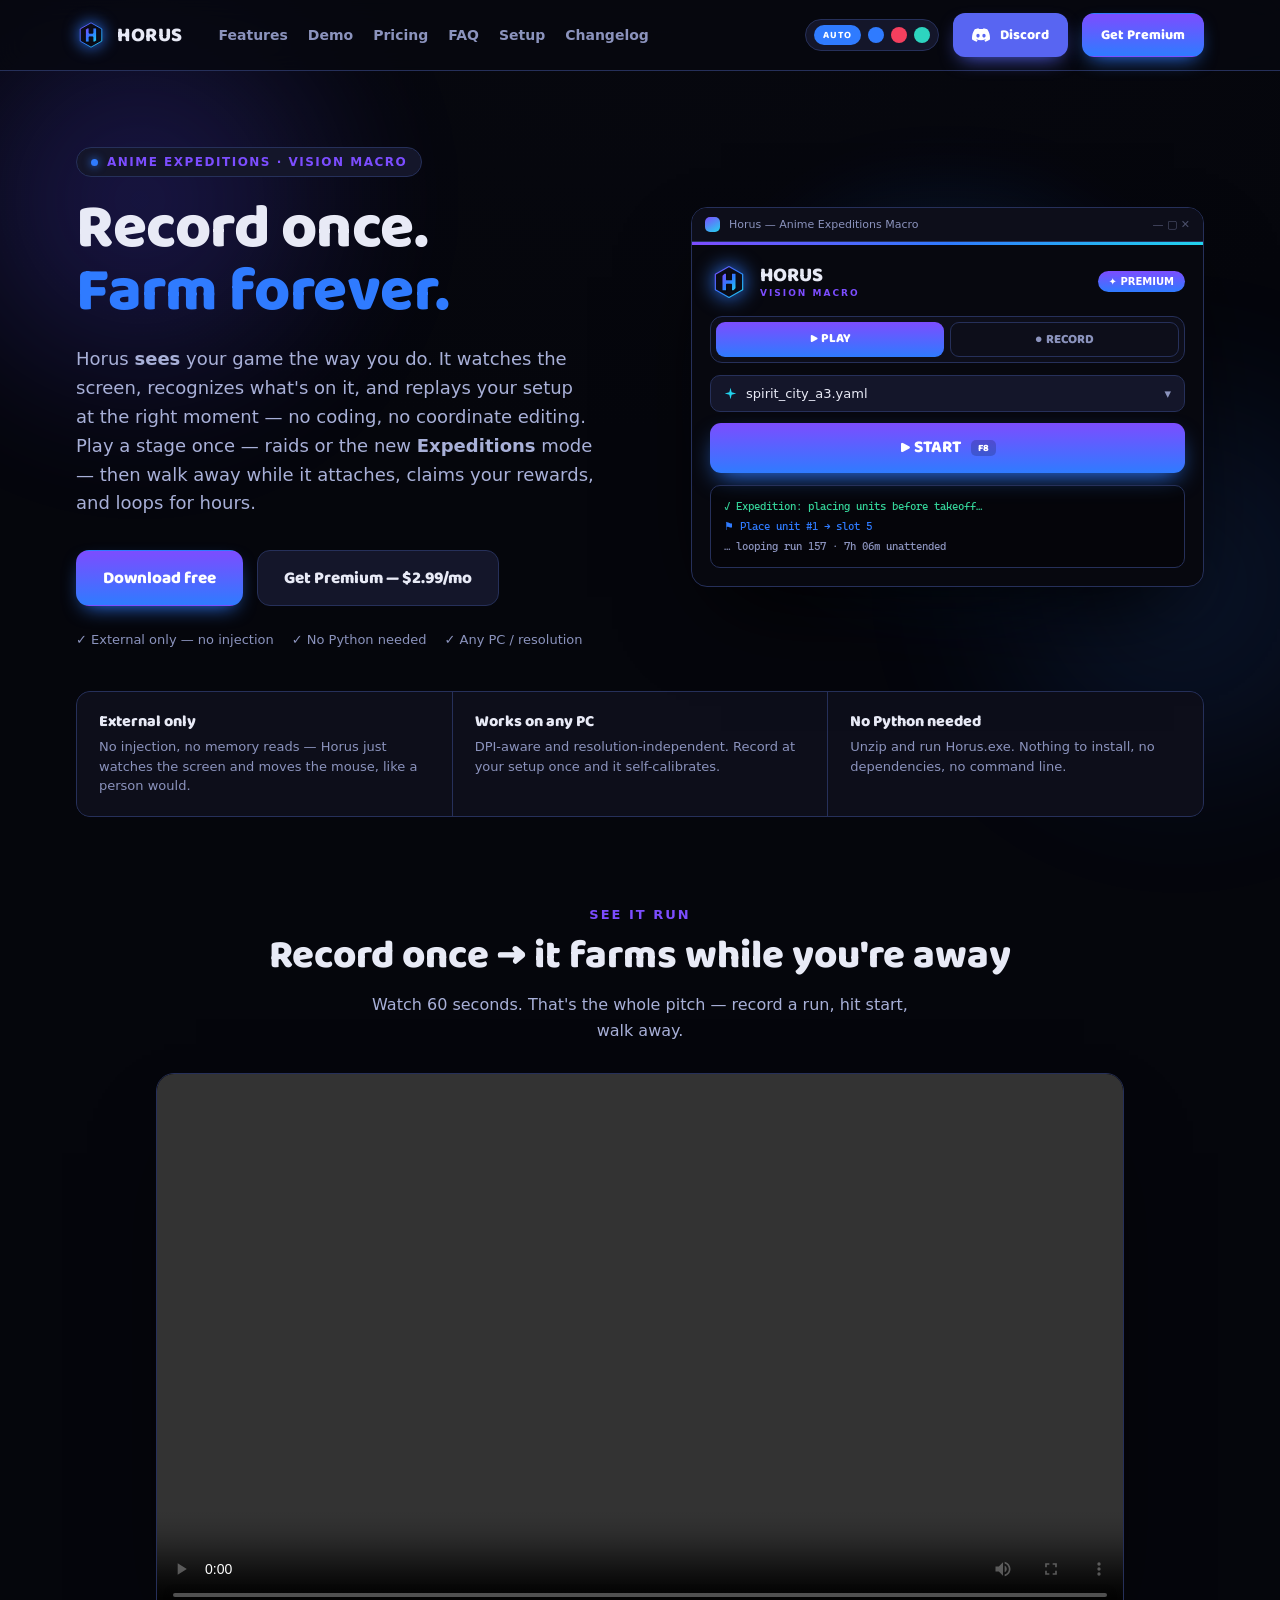
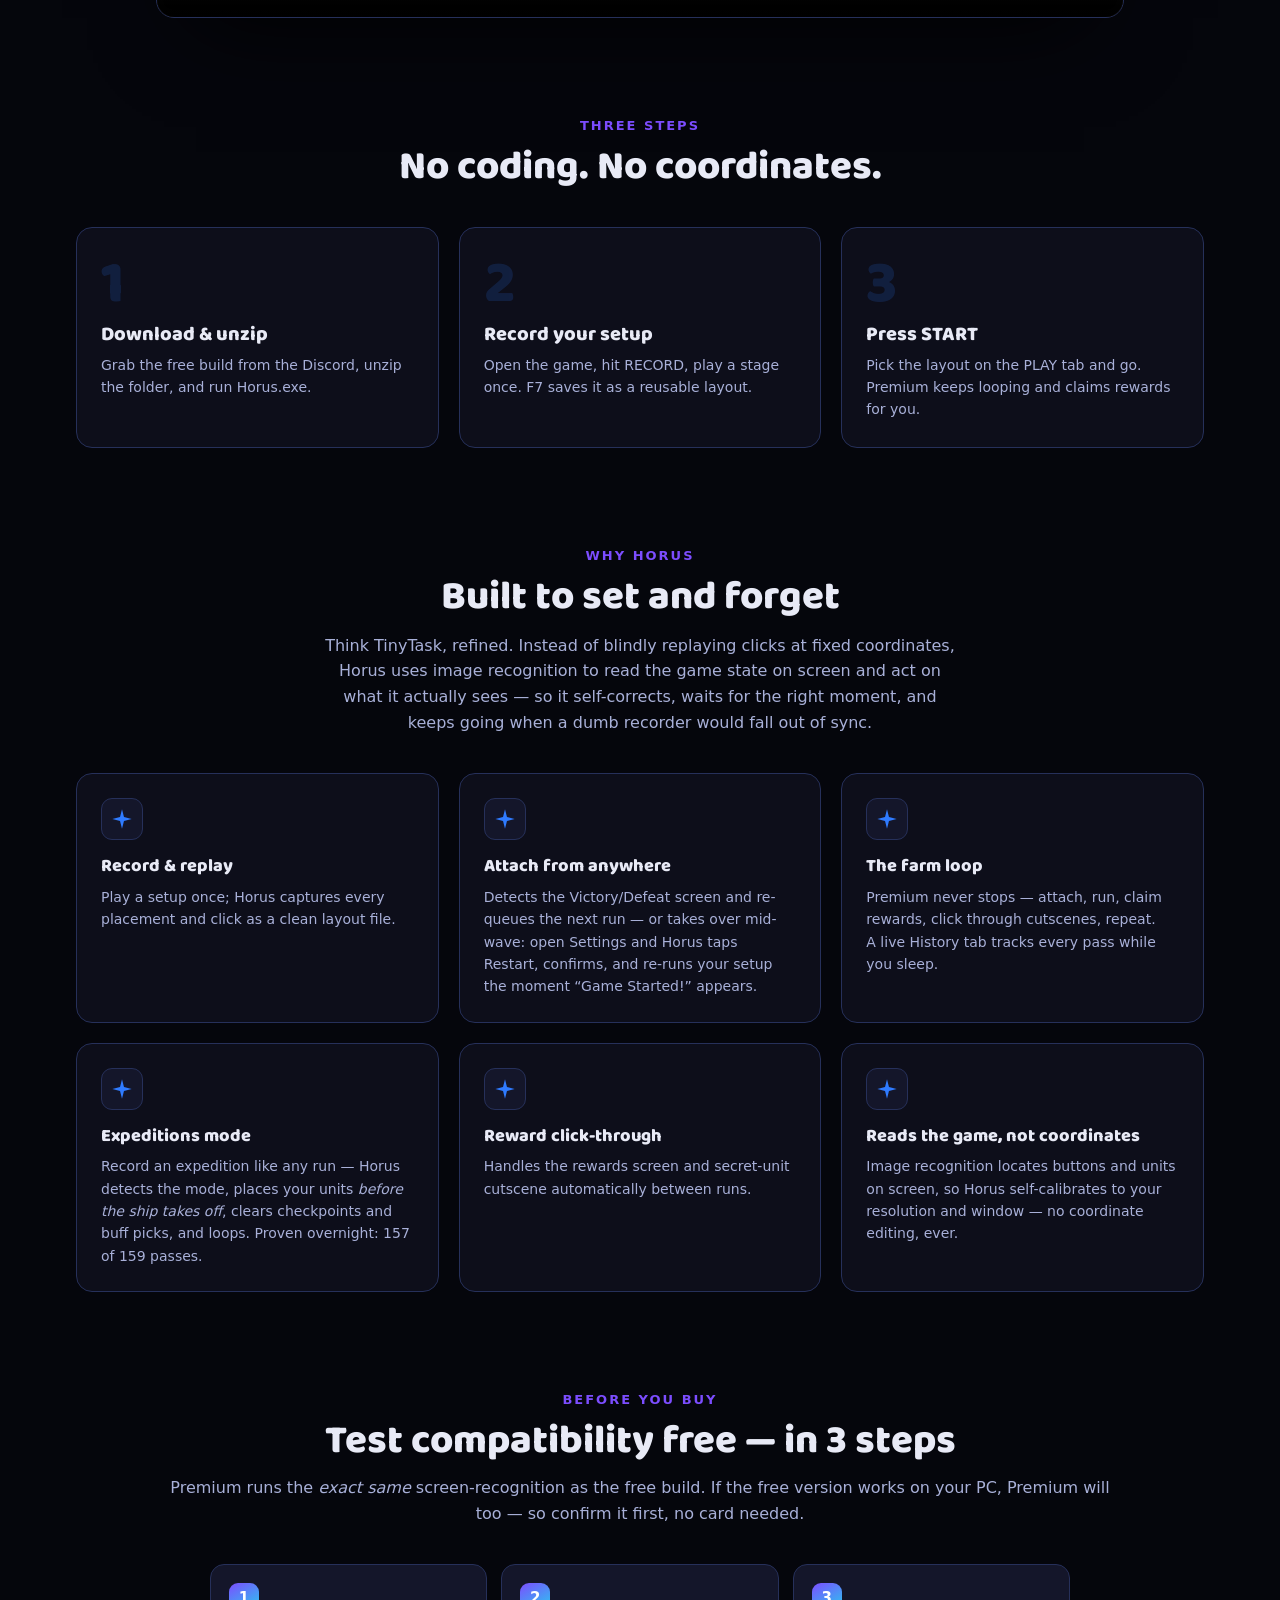
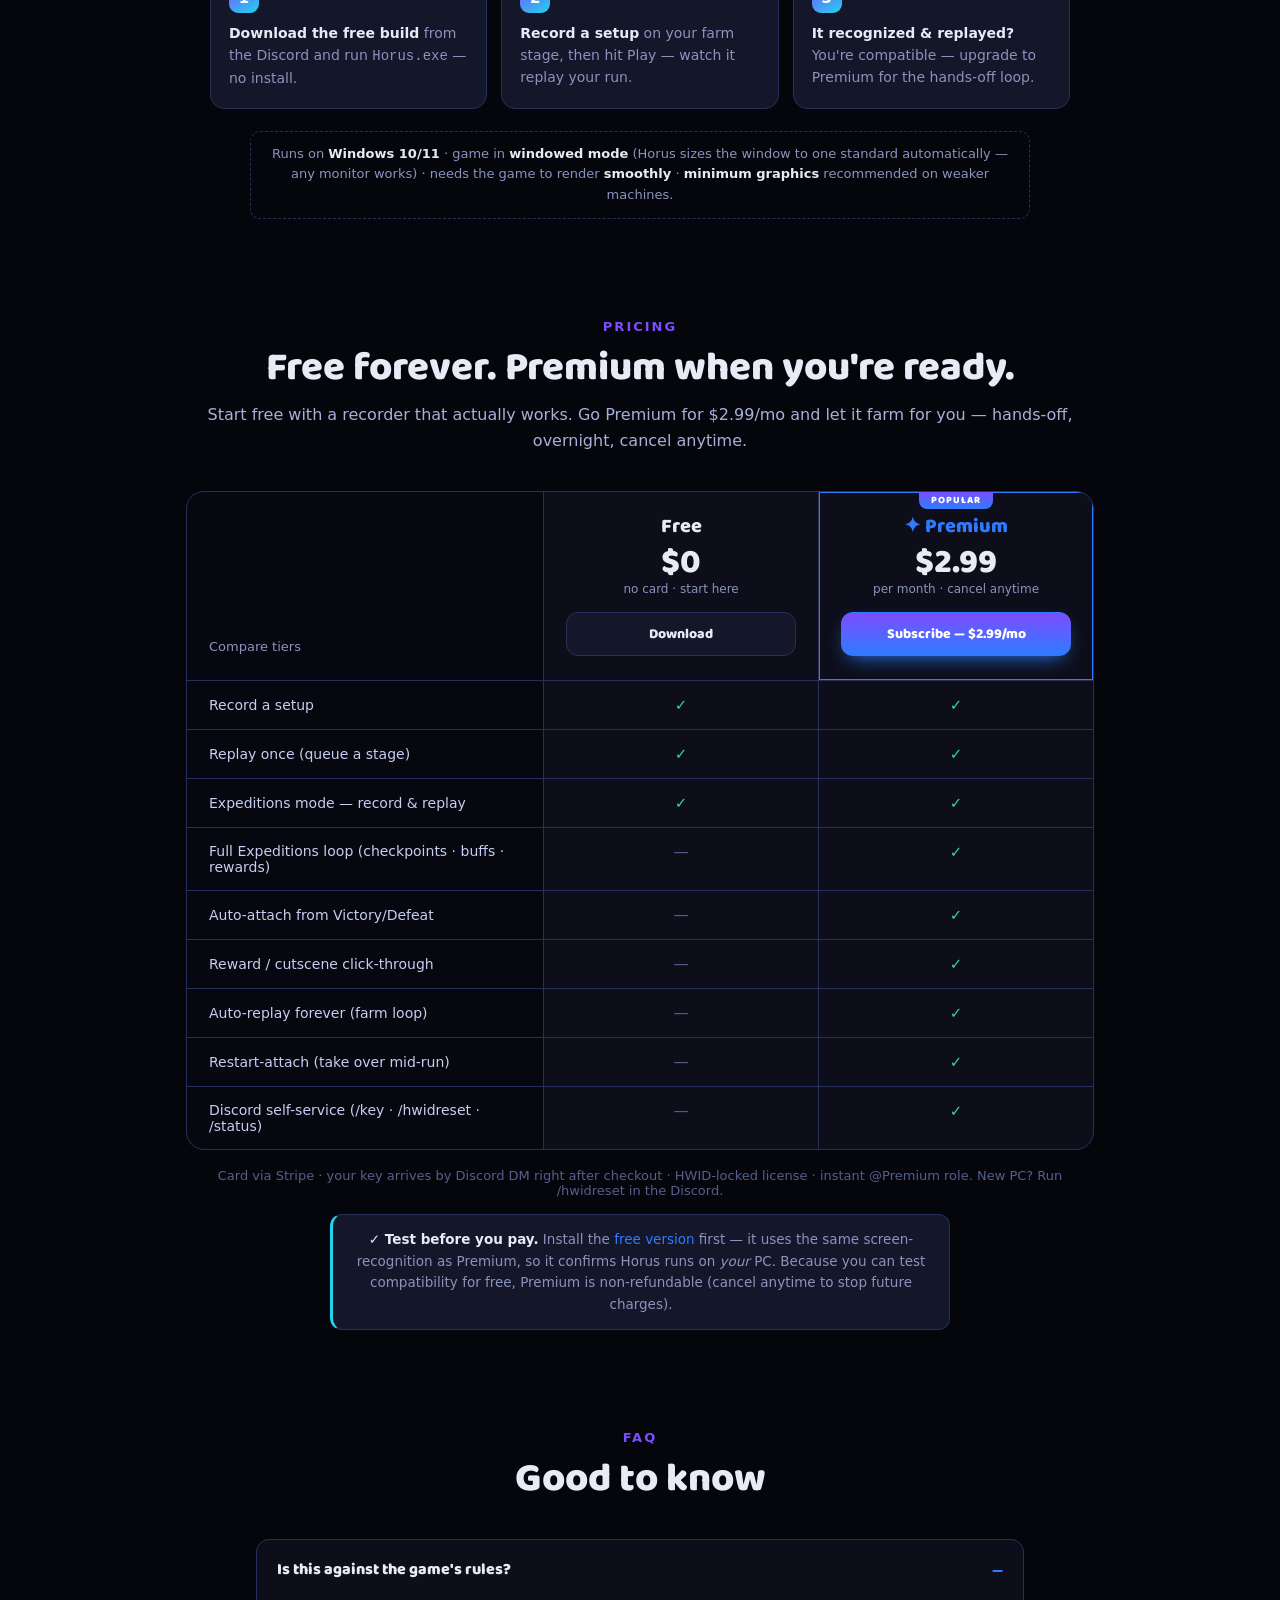
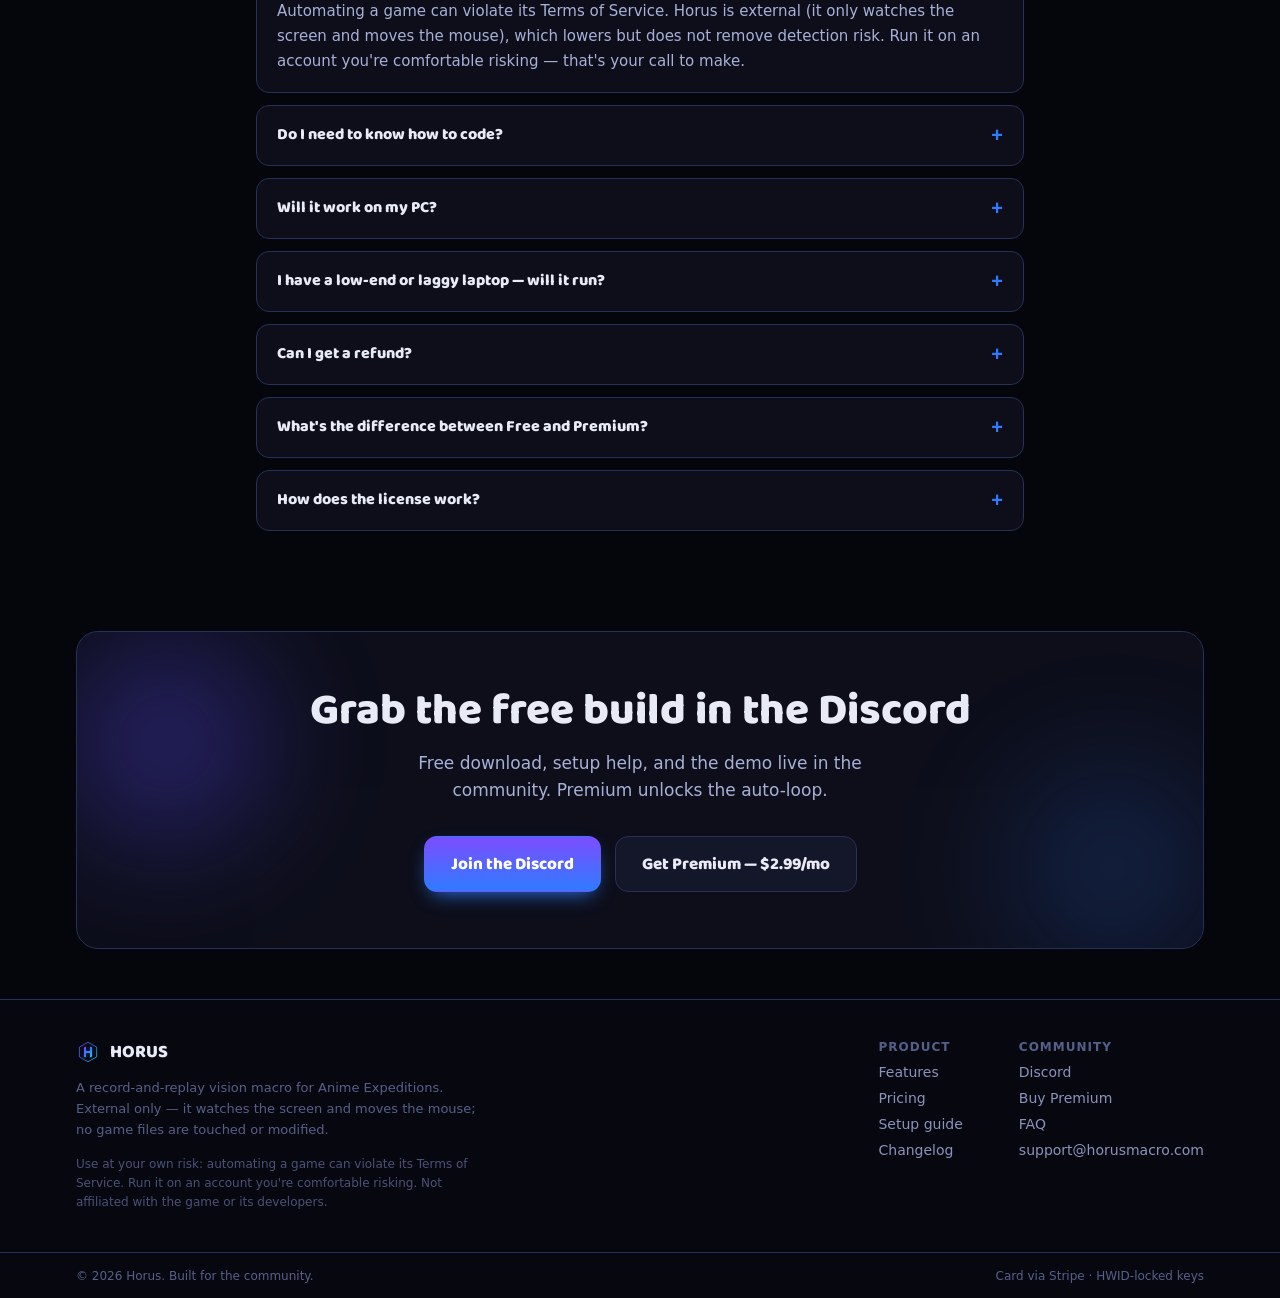
<file: index.html>
<!DOCTYPE html>
<html lang="en" data-theme="blue">
<head>
  <meta charset="utf-8">
  <meta name="viewport" content="width=device-width, initial-scale=1">
  <title>Horus — Record once. Farm forever. | Anime Expeditions vision macro</title>
  <meta name="description" content="Horus is an external record-and-replay vision macro for Anime Expeditions. Play a stage once and let it attach, claim rewards, and loop while you're away. Free recorder + $2.99/mo Premium.">
  <meta name="theme-color" content="#07080f">

  <!-- Open Graph / Twitter -->
  <meta property="og:type" content="website">
  <meta property="og:url" content="https://horusmacro.com/">
  <meta property="og:title" content="Horus — Record once. Farm forever.">
  <meta property="og:description" content="External record-and-replay macro for Anime Expeditions. Record once, then it attaches, claims rewards, and loops unattended. Free + $2.99/mo Premium.">
  <meta property="og:image" content="assets/og.png">
  <meta name="twitter:card" content="summary_large_image">
  <meta name="twitter:title" content="Horus — Record once. Farm forever.">
  <meta name="twitter:description" content="External record-and-replay macro for Anime Expeditions. Free recorder + $2.99/mo Premium.">
  <meta name="twitter:image" content="assets/og.png">

  <link rel="icon" href="favicon.svg" type="image/svg+xml">
  <link rel="preconnect" href="https://fonts.googleapis.com">
  <link rel="preconnect" href="https://fonts.gstatic.com" crossorigin>
  <link href="https://fonts.googleapis.com/css2?family=Baloo+2:wght@500;600;700;800&family=Cascadia+Code&display=swap" rel="stylesheet">
  <link rel="canonical" href="https://horusmacro.com/">
  <link rel="stylesheet" href="styles.css">
  <script type="application/ld+json">
  {
    "@context": "https://schema.org",
    "@type": "SoftwareApplication",
    "name": "Horus",
    "applicationCategory": "GameApplication",
    "operatingSystem": "Windows",
    "description": "External record-and-replay vision macro for Anime Expeditions. Record a run once, then it attaches, claims rewards, and loops unattended.",
    "url": "https://horusmacro.com/",
    "image": "https://horusmacro.com/assets/og.png",
    "offers": [
      { "@type": "Offer", "price": "0", "priceCurrency": "USD", "name": "Free" },
      { "@type": "Offer", "price": "2.99", "priceCurrency": "USD", "name": "Premium (monthly)" }
    ]
  }
  </script>
</head>
<body>
  <a class="skip-link" href="#main">Skip to content</a>

  <!-- ambient smoke -->
  <div class="bg-fixed" aria-hidden="true"></div>
  <div class="blob blob-a themed" aria-hidden="true"></div>
  <div class="blob blob-b themed" aria-hidden="true"></div>

  <div class="page-wrap">

    <!-- ============ NAV ============ -->
    <header class="nav themed">
      <div class="nav-inner">
        <a class="brand" href="#top" aria-label="Horus home">
          <span class="mark themed" aria-hidden="true">
            <svg width="30" height="30" viewBox="0 0 128 128" fill="none" aria-hidden="true"><defs><linearGradient id="hlg_index_1" x1="0" y1="0" x2="1" y2="1"><stop offset="0" stop-color="#7c4dff"/><stop offset="0.5" stop-color="#2f7bff"/><stop offset="1" stop-color="#22d3ee"/></linearGradient></defs><path d="M64,12 L110,38 V90 L64,116 L18,90 V38 Z" fill="#0b0c17" stroke="url(#hlg_index_1)" stroke-width="4" stroke-linejoin="round"/><path d="M48,34 H56 V56 H72 V34 H88 V86 L80,94 H72 V72 H56 V94 H40 V42 Z" fill="url(#hlg_index_1)" stroke="#07080f" stroke-width="4" stroke-linejoin="round"/></svg>
          </span>
          <span class="name">HORUS</span>
        </a>

        <nav class="nav-links" aria-label="Primary">
          <a href="#features">Features</a>
          <a href="#demo">Demo</a>
          <a href="#pricing">Pricing</a>
          <a href="#faq">FAQ</a>
          <a href="setup.html">Setup</a>
          <a href="changelog.html">Changelog</a>
        </nav>

        <div class="nav-right">
          <div class="theme-picker" role="group" aria-label="Color theme">
            <button class="theme-auto active" type="button" aria-pressed="true" title="Auto-cycle themes">AUTO</button>
            <button class="swatch" type="button" data-theme="blue" aria-pressed="false" aria-label="Blue theme"></button>
            <button class="swatch" type="button" data-theme="red" aria-pressed="false" aria-label="Red theme"></button>
            <button class="swatch" type="button" data-theme="teal" aria-pressed="false" aria-label="Teal theme"></button>
          </div>
          <a class="btn btn-discord" href="https://discord.gg/wrZWFJjSjX" target="_blank" rel="noopener" aria-label="Join our Discord">
            <svg viewBox="0 0 24 24" fill="currentColor" aria-hidden="true"><path d="M20.317 4.369a19.79 19.79 0 0 0-4.885-1.515.074.074 0 0 0-.079.037c-.211.375-.444.865-.608 1.25a18.27 18.27 0 0 0-5.487 0 12.64 12.64 0 0 0-.617-1.25.077.077 0 0 0-.079-.037A19.736 19.736 0 0 0 3.677 4.37a.07.07 0 0 0-.032.027C.533 9.046-.32 13.58.099 18.057a.082.082 0 0 0 .031.057 19.9 19.9 0 0 0 5.993 3.03.078.078 0 0 0 .084-.028c.462-.63.874-1.295 1.226-1.994a.076.076 0 0 0-.041-.106 13.1 13.1 0 0 1-1.872-.892.077.077 0 0 1-.008-.128c.126-.094.252-.192.372-.291a.074.074 0 0 1 .077-.01c3.928 1.793 8.18 1.793 12.062 0a.074.074 0 0 1 .078.009c.12.099.246.198.373.292a.077.077 0 0 1-.006.127 12.3 12.3 0 0 1-1.873.891.077.077 0 0 0-.041.107c.36.698.772 1.362 1.225 1.993a.076.076 0 0 0 .084.028 19.84 19.84 0 0 0 6.002-3.03.077.077 0 0 0 .032-.055c.5-5.177-.838-9.674-3.549-13.66a.061.061 0 0 0-.031-.028zM8.02 15.331c-1.183 0-2.157-1.085-2.157-2.419 0-1.333.956-2.419 2.157-2.419 1.21 0 2.176 1.096 2.157 2.42 0 1.333-.956 2.418-2.157 2.418zm7.975 0c-1.183 0-2.157-1.085-2.157-2.419 0-1.333.955-2.419 2.157-2.419 1.21 0 2.176 1.096 2.157 2.42 0 1.333-.946 2.418-2.157 2.418z"/></svg>
            Discord
          </a>
          <a class="btn btn-primary themed" href="#buy">Get Premium</a>
        </div>

        <button class="nav-toggle" type="button" aria-label="Open menu" aria-expanded="false" aria-controls="mobile-menu">
          <svg viewBox="0 0 24 24" fill="none" stroke="currentColor" stroke-width="2.4" stroke-linecap="round"><line x1="4" y1="7" x2="20" y2="7"/><line x1="4" y1="12" x2="20" y2="12"/><line x1="4" y1="17" x2="20" y2="17"/></svg>
        </button>
      </div>

      <!-- mobile menu -->
      <div class="mobile-menu" id="mobile-menu">
        <a href="#features">Features</a>
        <a href="#demo">Demo</a>
        <a href="#pricing">Pricing</a>
        <a href="#faq">FAQ</a>
        <a href="setup.html">Setup</a>
        <a href="changelog.html">Changelog</a>
        <div class="divider"></div>
        <div class="theme-picker-mobile" role="group" aria-label="Color theme">
          <button class="theme-auto active" type="button" aria-pressed="true">AUTO</button>
          <button class="swatch" type="button" data-theme="blue" aria-pressed="false" aria-label="Blue theme"></button>
          <button class="swatch" type="button" data-theme="red" aria-pressed="false" aria-label="Red theme"></button>
          <button class="swatch" type="button" data-theme="teal" aria-pressed="false" aria-label="Teal theme"></button>
        </div>
        <a class="btn btn-discord" href="https://discord.gg/wrZWFJjSjX" target="_blank" rel="noopener" aria-label="Join our Discord">
          <svg viewBox="0 0 24 24" fill="currentColor" aria-hidden="true"><path d="M20.317 4.369a19.79 19.79 0 0 0-4.885-1.515.074.074 0 0 0-.079.037c-.211.375-.444.865-.608 1.25a18.27 18.27 0 0 0-5.487 0 12.64 12.64 0 0 0-.617-1.25.077.077 0 0 0-.079-.037A19.736 19.736 0 0 0 3.677 4.37a.07.07 0 0 0-.032.027C.533 9.046-.32 13.58.099 18.057a.082.082 0 0 0 .031.057 19.9 19.9 0 0 0 5.993 3.03.078.078 0 0 0 .084-.028c.462-.63.874-1.295 1.226-1.994a.076.076 0 0 0-.041-.106 13.1 13.1 0 0 1-1.872-.892.077.077 0 0 1-.008-.128c.126-.094.252-.192.372-.291a.074.074 0 0 1 .077-.01c3.928 1.793 8.18 1.793 12.062 0a.074.074 0 0 1 .078.009c.12.099.246.198.373.292a.077.077 0 0 1-.006.127 12.3 12.3 0 0 1-1.873.891.077.077 0 0 0-.041.107c.36.698.772 1.362 1.225 1.993a.076.076 0 0 0 .084.028 19.84 19.84 0 0 0 6.002-3.03.077.077 0 0 0 .032-.055c.5-5.177-.838-9.674-3.549-13.66a.061.061 0 0 0-.031-.028zM8.02 15.331c-1.183 0-2.157-1.085-2.157-2.419 0-1.333.956-2.419 2.157-2.419 1.21 0 2.176 1.096 2.157 2.42 0 1.333-.956 2.418-2.157 2.418zm7.975 0c-1.183 0-2.157-1.085-2.157-2.419 0-1.333.955-2.419 2.157-2.419 1.21 0 2.176 1.096 2.157 2.42 0 1.333-.946 2.418-2.157 2.418z"/></svg>
          Discord
        </a>
        <a class="btn btn-primary themed" href="#buy">Get Premium</a>
      </div>
    </header>

    <span id="top"></span>
    <main id="main">

    <!-- ============ HERO ============ -->
    <section class="hero">
      <div>
        <div class="pill themed">
          <span class="dot" aria-hidden="true"></span>Anime Expeditions · vision macro
        </div>
        <h1>Record once.<br><span class="accent themed">Farm forever.</span></h1>
        <p>Horus <strong>sees</strong> your game the way you do. It watches the screen, recognizes what's on it, and replays your setup at the right moment — no coding, no coordinate editing. Play a stage once — raids or the new <strong>Expeditions</strong> mode — then walk away while it attaches, claims your rewards, and loops for hours.</p>
        <div class="cta-row">
          <a class="btn btn-primary btn-lg themed" href="https://discord.gg/wrZWFJjSjX" target="_blank" rel="noopener">Download free</a>
          <a class="btn btn-elev btn-lg" href="#buy">Get Premium — $2.99/mo</a>
        </div>
        <div class="ticks">
          <span>✓ External only — no injection</span>
          <span>✓ No Python needed</span>
          <span>✓ Any PC / resolution</span>
        </div>
      </div>

      <!-- floating app mock -->
      <div class="mock" aria-hidden="true">
        <div class="mock-glow themed"></div>
        <div class="mock-win themed">
          <div class="mock-title themed"><span class="chip themed"></span>Horus — Anime Expeditions Macro<span style="margin-left:auto;opacity:.5;">— ▢ ✕</span></div>
          <div class="mock-bar themed"></div>
          <div class="mock-body">
            <div class="mock-head">
              <span class="logo themed">
                <svg width="38" height="38" viewBox="0 0 128 128" fill="none" aria-hidden="true"><defs><linearGradient id="hlg_index_2" x1="0" y1="0" x2="1" y2="1"><stop offset="0" stop-color="#7c4dff"/><stop offset="0.5" stop-color="#2f7bff"/><stop offset="1" stop-color="#22d3ee"/></linearGradient></defs><path d="M64,12 L110,38 V90 L64,116 L18,90 V38 Z" fill="#0b0c17" stroke="url(#hlg_index_2)" stroke-width="4" stroke-linejoin="round"/><path d="M48,34 H56 V56 H72 V34 H88 V86 L80,94 H72 V72 H56 V94 H40 V42 Z" fill="url(#hlg_index_2)" stroke="#07080f" stroke-width="4" stroke-linejoin="round"/></svg>
              </span>
              <div>
                <div class="ttl">HORUS</div>
                <div class="sub themed">VISION MACRO</div>
              </div>
              <span class="mock-badge themed">✦ PREMIUM</span>
            </div>
            <div class="mock-tabs themed">
              <span class="mock-tab on themed">▶ PLAY</span>
              <span class="mock-tab off">● RECORD</span>
            </div>
            <div class="mock-select themed">
              <svg width="13" height="13" viewBox="0 0 100 100" style="color:var(--accent)"><path d="M50 6 L59 41 L94 50 L59 59 L50 94 L41 59 L6 50 L41 41 Z" fill="currentColor"/></svg>
              spirit_city_a3.yaml<span class="caret">▾</span>
            </div>
            <div class="mock-start themed">▶ START <span class="key">F8</span></div>
            <div class="mock-log themed">
              <div class="ok">✓ Expedition: placing units before takeoff…</div>
              <div class="act themed">⚑ Place unit #1 → slot 5</div>
              <div class="dim">… looping run 157 · 7h 06m unattended</div>
            </div>
          </div>
        </div>
      </div>
    </section>

    <!-- ============ TRUST STRIP ============ -->
    <section class="trust">
      <div class="trust-grid themed">
        <div class="trust-cell themed">
          <h3>External only</h3>
          <p>No injection, no memory reads — Horus just watches the screen and moves the mouse, like a person would.</p>
        </div>
        <div class="trust-cell themed">
          <h3>Works on any PC</h3>
          <p>DPI-aware and resolution-independent. Record at your setup once and it self-calibrates.</p>
        </div>
        <div class="trust-cell themed">
          <h3>No Python needed</h3>
          <p>Unzip and run Horus.exe. Nothing to install, no dependencies, no command line.</p>
        </div>
      </div>
    </section>

    <!-- ============ DEMO ============ -->
    <section id="demo" class="section section-narrow section-center">
      <div class="eyebrow themed">See it run</div>
      <h2 class="h2">Record once → it farms while you're away</h2>
      <p class="lead" style="margin:14px auto 30px;max-width:620px;">Watch 60 seconds. That's the whole pitch — record a run, hit start, walk away.</p>
      <div class="demo-slot themed">
        <video controls playsinline preload="metadata" style="position:absolute;inset:0;width:100%;height:100%;object-fit:cover;background:#000;">
          <source src="https://dl.horusmacro.com/horus_setup_v1.mp4" type="video/mp4">
          Your browser doesn't support embedded video.
        </video>
      </div>
    </section>

    <!-- ============ HOW IT WORKS ============ -->
    <section class="section">
      <div class="head-block">
        <div class="eyebrow themed">Three steps</div>
        <h2 class="h2">No coding. No coordinates.</h2>
      </div>
      <div class="grid-3">
        <div class="card themed">
          <div class="num themed" aria-hidden="true">1</div>
          <h3>Download &amp; unzip</h3>
          <p>Grab the free build from the Discord, unzip the folder, and run Horus.exe.</p>
        </div>
        <div class="card themed">
          <div class="num themed" aria-hidden="true">2</div>
          <h3>Record your setup</h3>
          <p>Open the game, hit RECORD, play a stage once. F7 saves it as a reusable layout.</p>
        </div>
        <div class="card themed">
          <div class="num themed" aria-hidden="true">3</div>
          <h3>Press START</h3>
          <p>Pick the layout on the PLAY tab and go. Premium keeps looping and claims rewards for you.</p>
        </div>
      </div>
    </section>

    <!-- ============ FEATURES ============ -->
    <section id="features" class="section">
      <div class="head-block">
        <div class="eyebrow themed">Why Horus</div>
        <h2 class="h2">Built to set and forget</h2>
        <p class="lead" style="margin:14px auto 0;max-width:640px;">Think TinyTask, refined. Instead of blindly replaying clicks at fixed coordinates, Horus uses image recognition to read the game state on screen and act on what it actually sees — so it self-corrects, waits for the right moment, and keeps going when a dumb recorder would fall out of sync.</p>
      </div>
      <div class="grid-3">
        <div class="card feature themed">
          <div class="icon themed" aria-hidden="true"><svg width="22" height="22" viewBox="0 0 100 100"><path d="M50 6 L59 41 L94 50 L59 59 L50 94 L41 59 L6 50 L41 41 Z" fill="currentColor"/></svg></div>
          <h3>Record &amp; replay</h3>
          <p>Play a setup once; Horus captures every placement and click as a clean layout file.</p>
        </div>
        <div class="card feature themed">
          <div class="icon themed" aria-hidden="true"><svg width="22" height="22" viewBox="0 0 100 100"><path d="M50 6 L59 41 L94 50 L59 59 L50 94 L41 59 L6 50 L41 41 Z" fill="currentColor"/></svg></div>
          <h3>Attach from anywhere</h3>
          <p>Detects the Victory/Defeat screen and re-queues the next run — or takes over mid-wave: open Settings and Horus taps Restart, confirms, and re-runs your setup the moment “Game Started!” appears.</p>
        </div>
        <div class="card feature themed">
          <div class="icon themed" aria-hidden="true"><svg width="22" height="22" viewBox="0 0 100 100"><path d="M50 6 L59 41 L94 50 L59 59 L50 94 L41 59 L6 50 L41 41 Z" fill="currentColor"/></svg></div>
          <h3>The farm loop</h3>
          <p>Premium never stops — attach, run, claim rewards, click through cutscenes, repeat. A live History tab tracks every pass while you sleep.</p>
        </div>
        <div class="card feature themed">
          <div class="icon themed" aria-hidden="true"><svg width="22" height="22" viewBox="0 0 100 100"><path d="M50 6 L59 41 L94 50 L59 59 L50 94 L41 59 L6 50 L41 41 Z" fill="currentColor"/></svg></div>
          <h3>Expeditions mode</h3>
          <p>Record an expedition like any run — Horus detects the mode, places your units <em>before the ship takes off</em>, clears checkpoints and buff picks, and loops. Proven overnight: 157 of 159 passes.</p>
        </div>
        <div class="card feature themed">
          <div class="icon themed" aria-hidden="true"><svg width="22" height="22" viewBox="0 0 100 100"><path d="M50 6 L59 41 L94 50 L59 59 L50 94 L41 59 L6 50 L41 41 Z" fill="currentColor"/></svg></div>
          <h3>Reward click-through</h3>
          <p>Handles the rewards screen and secret-unit cutscene automatically between runs.</p>
        </div>
        <div class="card feature themed">
          <div class="icon themed" aria-hidden="true"><svg width="22" height="22" viewBox="0 0 100 100"><path d="M50 6 L59 41 L94 50 L59 59 L50 94 L41 59 L6 50 L41 41 Z" fill="currentColor"/></svg></div>
          <h3>Reads the game, not coordinates</h3>
          <p>Image recognition locates buttons and units on screen, so Horus self-calibrates to your resolution and window — no coordinate editing, ever.</p>
        </div>
      </div>
    </section>

    <!-- ============ COMPATIBILITY ============ -->
    <section id="compatibility" class="section section-narrow section-center">
      <div class="head-block">
        <div class="eyebrow themed">Before you buy</div>
        <h2 class="h2">Test compatibility free — in 3 steps</h2>
        <p class="lead" style="margin:12px auto 0;">Premium runs the <em>exact same</em> screen-recognition as the free build. If the free version works on your PC, Premium will too — so confirm it first, no card needed.</p>
      </div>
      <div class="compat-steps">
        <div class="compat-step themed"><span class="compat-n themed">1</span><p><b>Download the free build</b> from the Discord and run <code>Horus.exe</code> — no install.</p></div>
        <div class="compat-step themed"><span class="compat-n themed">2</span><p><b>Record a setup</b> on your farm stage, then hit Play — watch it replay your run.</p></div>
        <div class="compat-step themed"><span class="compat-n themed">3</span><p><b>It recognized &amp; replayed?</b> You're compatible — upgrade to Premium for the hands-off loop.</p></div>
      </div>
      <div class="compat-req">Runs on <b>Windows 10/11</b> · game in <b>windowed mode</b> (Horus sizes the window to one standard automatically — any monitor works) · needs the game to render <b>smoothly</b> · <b>minimum graphics</b> recommended on weaker machines.</div>
    </section>

    <!-- ============ PRICING ============ -->
    <section id="pricing" class="section pricing">
      <div class="head-block">
        <div class="eyebrow themed">Pricing</div>
        <h2 class="h2">Free forever. Premium when you're ready.</h2>
        <p class="lead" style="margin:12px auto 0;">Start free with a recorder that actually works. Go Premium for $2.99/mo and let it farm for you — hands-off, overnight, cancel anytime.</p>
      </div>
      <div class="plan-grid themed">
        <!-- header row -->
        <div class="plan-head-label themed"><span>Compare tiers</span></div>
        <div class="plan-head themed">
          <div class="tier">Free</div>
          <div class="price">$0</div>
          <div class="small">no card · start here</div>
          <a class="btn btn-elev" href="https://discord.gg/wrZWFJjSjX" target="_blank" rel="noopener">Download</a>
        </div>
        <div class="plan-head popular themed">
          <span class="popular-tab themed">POPULAR</span>
          <div class="tier pro themed">✦ Premium</div>
          <div class="price">$2.99</div>
          <div class="small">per month · cancel anytime</div>
          <!-- TODO: paste your Stripe Payment Link URL here. Its after-payment redirect MUST point at the
               worker's /discord/link?session_id={CHECKOUT_SESSION_ID} — see infra/license-worker/README.md §5. -->
          <a class="btn btn-primary themed" href="#buy">Subscribe — $2.99/mo</a>
        </div>

        <!-- rows -->
        <div class="plan-row-label themed">Record a setup</div>
        <div class="plan-row-val yes themed">✓</div>
        <div class="plan-row-val yes themed">✓</div>

        <div class="plan-row-label themed">Replay once (queue a stage)</div>
        <div class="plan-row-val yes themed">✓</div>
        <div class="plan-row-val yes themed">✓</div>

        <div class="plan-row-label themed">Expeditions mode — record &amp; replay</div>
        <div class="plan-row-val yes themed">✓</div>
        <div class="plan-row-val yes themed">✓</div>

        <div class="plan-row-label themed">Full Expeditions loop (checkpoints · buffs · rewards)</div>
        <div class="plan-row-val no themed">—</div>
        <div class="plan-row-val yes themed">✓</div>

        <div class="plan-row-label themed">Auto-attach from Victory/Defeat</div>
        <div class="plan-row-val no themed">—</div>
        <div class="plan-row-val yes themed">✓</div>

        <div class="plan-row-label themed">Reward / cutscene click-through</div>
        <div class="plan-row-val no themed">—</div>
        <div class="plan-row-val yes themed">✓</div>

        <div class="plan-row-label themed">Auto-replay forever (farm loop)</div>
        <div class="plan-row-val no themed">—</div>
        <div class="plan-row-val yes themed">✓</div>

        <div class="plan-row-label themed">Restart-attach (take over mid-run)</div>
        <div class="plan-row-val no themed">—</div>
        <div class="plan-row-val yes themed">✓</div>

        <div class="plan-row-label themed">Discord self-service (/key · /hwidreset · /status)</div>
        <div class="plan-row-val no themed">—</div>
        <div class="plan-row-val yes themed">✓</div>
      </div>
      <p class="pricing-note">Card via Stripe · your key arrives by Discord DM right after checkout · HWID-locked license · instant @Premium role. New PC? Run /hwidreset in the Discord.</p>
      <div class="compat-callout themed" role="note">
        <strong>✓ Test before you pay.</strong> Install the <a href="https://discord.gg/wrZWFJjSjX" target="_blank" rel="noopener">free version</a> first — it uses the same screen-recognition as Premium, so it confirms Horus runs on <em>your</em> PC. Because you can test compatibility for free, Premium is non-refundable (cancel anytime to stop future charges).
      </div>
    </section>

    <!-- ============ FAQ ============ -->
    <section id="faq" class="section faq">
      <div class="head-block">
        <div class="eyebrow themed">FAQ</div>
        <h2 class="h2">Good to know</h2>
      </div>
      <div class="faq-list">
        <div class="faq-item themed">
          <button class="faq-q" type="button" aria-expanded="true" aria-controls="faq-a-1">
            <span class="q-text">Is this against the game's rules?</span>
            <span class="sign themed" aria-hidden="true">–</span>
          </button>
          <div class="faq-a" id="faq-a-1">Automating a game can violate its Terms of Service. Horus is external (it only watches the screen and moves the mouse), which lowers but does not remove detection risk. Run it on an account you're comfortable risking — that's your call to make.</div>
        </div>
        <div class="faq-item themed">
          <button class="faq-q" type="button" aria-expanded="false" aria-controls="faq-a-2">
            <span class="q-text">Do I need to know how to code?</span>
            <span class="sign themed" aria-hidden="true">+</span>
          </button>
          <div class="faq-a" id="faq-a-2" hidden>No. You record your setup by playing once; there are no coordinates to edit and no scripts to write. If you can play the game, you can use Horus.</div>
        </div>
        <div class="faq-item themed">
          <button class="faq-q" type="button" aria-expanded="false" aria-controls="faq-a-3">
            <span class="q-text">Will it work on my PC?</span>
            <span class="sign themed" aria-hidden="true">+</span>
          </button>
          <div class="faq-a" id="faq-a-3" hidden>Most likely, yes. Horus captures the game client directly and matches across common resolutions (1080p, 1440p, 4K) and both high and low graphics settings, with a one-click “Fix detection” to lock it to your exact screen if needed. But recognition depends on your PC rendering the game smoothly — a very old or heavily lagging machine can drop frames faster than any screen-reader can follow. <b>That’s why the free version exists: install it first and confirm it detects and replays on your machine before you ever pay.</b></div>
        </div>
        <div class="faq-item themed">
          <button class="faq-q" type="button" aria-expanded="false" aria-controls="faq-a-compat">
            <span class="q-text">I have a low-end or laggy laptop — will it run?</span>
            <span class="sign themed" aria-hidden="true">+</span>
          </button>
          <div class="faq-a" id="faq-a-compat" hidden>Try the <a href="https://discord.gg/wrZWFJjSjX" target="_blank" rel="noopener">free version</a> first — it uses the exact same screen-recognition as Premium, so it’s a true compatibility test. If the free build records a setup, recognizes the Repeat/Victory screen, and replays it on your machine, Premium’s auto-loop will too. If the free version struggles on your hardware, Premium won’t fix that — the bottleneck is the PC keeping up, not the license. Run the game windowed (Horus sizes it automatically) at minimum graphics for the best shot on a weaker machine — the click engine is built for slower PCs.</div>
        </div>
        <div class="faq-item themed">
          <button class="faq-q" type="button" aria-expanded="false" aria-controls="faq-a-refund">
            <span class="q-text">Can I get a refund?</span>
            <span class="sign themed" aria-hidden="true">+</span>
          </button>
          <div class="faq-a" id="faq-a-refund" hidden>Because the free version lets you fully test compatibility <em>before</em> paying, Premium subscriptions are <b>non-refundable</b>. It’s a monthly subscription you can cancel anytime — cancel and the key simply lapses at the end of the period, with no future charges. Please confirm the free build works on your PC before subscribing.</div>
        </div>
        <div class="faq-item themed">
          <button class="faq-q" type="button" aria-expanded="false" aria-controls="faq-a-4">
            <span class="q-text">What's the difference between Free and Premium?</span>
            <span class="sign themed" aria-hidden="true">+</span>
          </button>
          <div class="faq-a" id="faq-a-4" hidden>Free records a setup and replays it once — a clean recorder and one-tap replay, in raids and Expeditions alike. Premium adds auto-attach, restart-attach, reward click-through, the full Expeditions loop (checkpoints, buff picks, rewards), and the auto-replay farm loop so it runs unattended.</div>
        </div>
        <div class="faq-item themed">
          <button class="faq-q" type="button" aria-expanded="false" aria-controls="faq-a-5">
            <span class="q-text">How does the license work?</span>
            <span class="sign themed" aria-hidden="true">+</span>
          </button>
          <div class="faq-a" id="faq-a-5" hidden>Premium is $2.99/mo. Check out with Stripe, link your Discord on the next page, and the bot DMs your key and grants the @Premium role instantly. Paste the key into Horus once — it's HWID-locked to your machine and validated on our server. Moving PCs? Run /hwidreset in the Discord; lost the DM? /key re-sends it. Cancel anytime and the key simply lapses.</div>
        </div>
      </div>
    </section>

    <!-- ============ FINAL CTA ============ -->
    <section id="discord" class="section">
      <div class="final-cta themed">
        <div class="blob blob-1 themed" aria-hidden="true"></div>
        <div class="blob blob-2 themed" aria-hidden="true"></div>
        <div class="inner">
          <h2>Grab the free build in the Discord</h2>
          <p>Free download, setup help, and the demo live in the community. Premium unlocks the auto-loop.</p>
          <div class="cta-row">
            <a class="btn btn-primary btn-lg themed" href="https://discord.gg/wrZWFJjSjX" target="_blank" rel="noopener">Join the Discord</a>
            <!-- TODO: Sellix storefront URL -->
            <a class="btn btn-elev btn-lg" href="#buy">Get Premium — $2.99/mo</a>
          </div>
        </div>
      </div>
    </section>

    </main>

    <!-- ============ FOOTER ============ -->
    <footer class="footer">
      <div class="footer-top">
        <div class="footer-brand">
          <div class="row">
            <span class="mark themed" aria-hidden="true"><svg width="24" height="24" viewBox="0 0 128 128" fill="none" aria-hidden="true"><defs><linearGradient id="hlg_index_3" x1="0" y1="0" x2="1" y2="1"><stop offset="0" stop-color="#7c4dff"/><stop offset="0.5" stop-color="#2f7bff"/><stop offset="1" stop-color="#22d3ee"/></linearGradient></defs><path d="M64,12 L110,38 V90 L64,116 L18,90 V38 Z" fill="#0b0c17" stroke="url(#hlg_index_3)" stroke-width="4" stroke-linejoin="round"/><path d="M48,34 H56 V56 H72 V34 H88 V86 L80,94 H72 V72 H56 V94 H40 V42 Z" fill="url(#hlg_index_3)" stroke="#07080f" stroke-width="4" stroke-linejoin="round"/></svg></span>
            <span class="name">HORUS</span>
          </div>
          <p>A record-and-replay vision macro for Anime Expeditions. External only — it watches the screen and moves the mouse; no game files are touched or modified.</p>
          <p style="color:#4a5178;font-size:12px;">Use at your own risk: automating a game can violate its Terms of Service. Run it on an account you're comfortable risking. Not affiliated with the game or its developers.</p>
        </div>
        <div class="footer-cols">
          <div class="footer-col">
            <span class="label">Product</span>
            <a href="#features">Features</a>
            <a href="#pricing">Pricing</a>
            <a href="setup.html">Setup guide</a>
            <a href="changelog.html">Changelog</a>
          </div>
          <div class="footer-col">
            <span class="label">Community</span>
            <a href="#discord">Discord</a>
            <a href="#buy">Buy Premium</a>
            <a href="#faq">FAQ</a>
            <a class="js-support" data-u="support" data-d="horusmacro.com" href="#">Email support</a>
          </div>
        </div>
      </div>
      <div class="footer-bottom">
        <div class="footer-bottom-inner">
          <span>© 2026 Horus. Built for the community.</span>
          <span>Card via Stripe · HWID-locked keys</span>
        </div>
      </div>
    </footer>

  </div>

  <!-- ============ BUY MODAL ============ -->
  <!-- Opened by any [href="#buy"] link / the pricing "Subscribe" button (see app.js).
       Pay is gated behind the risk checkbox; the optional coupon is forwarded to
       Stripe as prefilled_promo_code so the code applies on the secure checkout page. -->
  <div class="buy-overlay" id="buy-modal" hidden>
    <div class="buy-panel themed" role="dialog" aria-modal="true" aria-labelledby="buy-title">
      <button class="buy-close" type="button" id="buy-close" aria-label="Close">✕</button>

      <div class="buy-head">
        <span class="buy-mark themed" aria-hidden="true">
          <svg width="34" height="34" viewBox="0 0 128 128" fill="none"><defs><linearGradient id="hbuy" x1="0" y1="0" x2="1" y2="1"><stop offset="0" stop-color="#7c4dff"/><stop offset="0.5" stop-color="#2f7bff"/><stop offset="1" stop-color="#22d3ee"/></linearGradient></defs><path d="M64,12 L110,38 V90 L64,116 L18,90 V38 Z" fill="#0b0c17" stroke="url(#hbuy)" stroke-width="4" stroke-linejoin="round"/><path d="M48,34 H56 V56 H72 V34 H88 V86 L80,94 H72 V72 H56 V94 H40 V42 Z" fill="url(#hbuy)" stroke="#07080f" stroke-width="4" stroke-linejoin="round"/></svg>
        </span>
        <div>
          <h3 id="buy-title">Horus Premium</h3>
          <div class="buy-price"><b>$2.99</b> <span>/ month · cancel anytime</span></div>
        </div>
      </div>

      <!-- coupon -->
      <div class="buy-coupon">
        <label for="coupon-input">Have a code?</label>
        <div class="buy-coupon-row">
          <input type="text" id="coupon-input" placeholder="Discount code" autocomplete="off" spellcheck="false">
          <button type="button" id="coupon-btn" class="btn btn-elev">Apply</button>
        </div>
        <div class="buy-coupon-note" id="coupon-note" hidden></div>
        <div class="buy-fineprint">Codes are verified on Stripe's secure checkout page.</div>
      </div>

      <div class="buy-divider themed"></div>

      <!-- risk confirm -->
      <label class="buy-confirm">
        <span class="buy-check themed" id="confirm-check" aria-hidden="true"></span>
        <input type="checkbox" id="confirm-input" class="visually-hidden">
        <span>I understand this automates a game and I accept the <a href="#faq" data-close-buy>risk to my account</a>.</span>
      </label>

      <!-- pay -->
      <button type="button" class="btn btn-primary themed buy-pay" id="pay-btn" disabled>
        <svg width="20" height="20" viewBox="0 0 24 24" fill="currentColor" aria-hidden="true"><path d="M13.5 9.3c0-.6.5-.9 1.3-.9 1.1 0 2.6.4 3.7 1V5.6a9.9 9.9 0 0 0-3.7-.7c-3 0-5 1.6-5 4.2 0 4.1 5.6 3.4 5.6 5.2 0 .7-.6.9-1.5.9-1.2 0-2.8-.5-4-1.2v3.7c1.4.6 2.7.8 4 .8 3.1 0 5.2-1.5 5.2-4.2 0-4.4-5.6-3.6-5.6-5.2Z"/></svg>
        Pay with Stripe
      </button>
      <div class="buy-hint" id="pay-hint">Check the box above to unlock payment.</div>
      <div class="buy-fineprint" style="margin-top:10px;text-align:center;">Tested the <a href="https://discord.gg/wrZWFJjSjX" target="_blank" rel="noopener">free version</a> on your PC? Premium is a monthly subscription, non-refundable — cancel anytime.</div>
    </div>
  </div>

  <script src="app.js" defer></script>
</body>
</html>
</file>
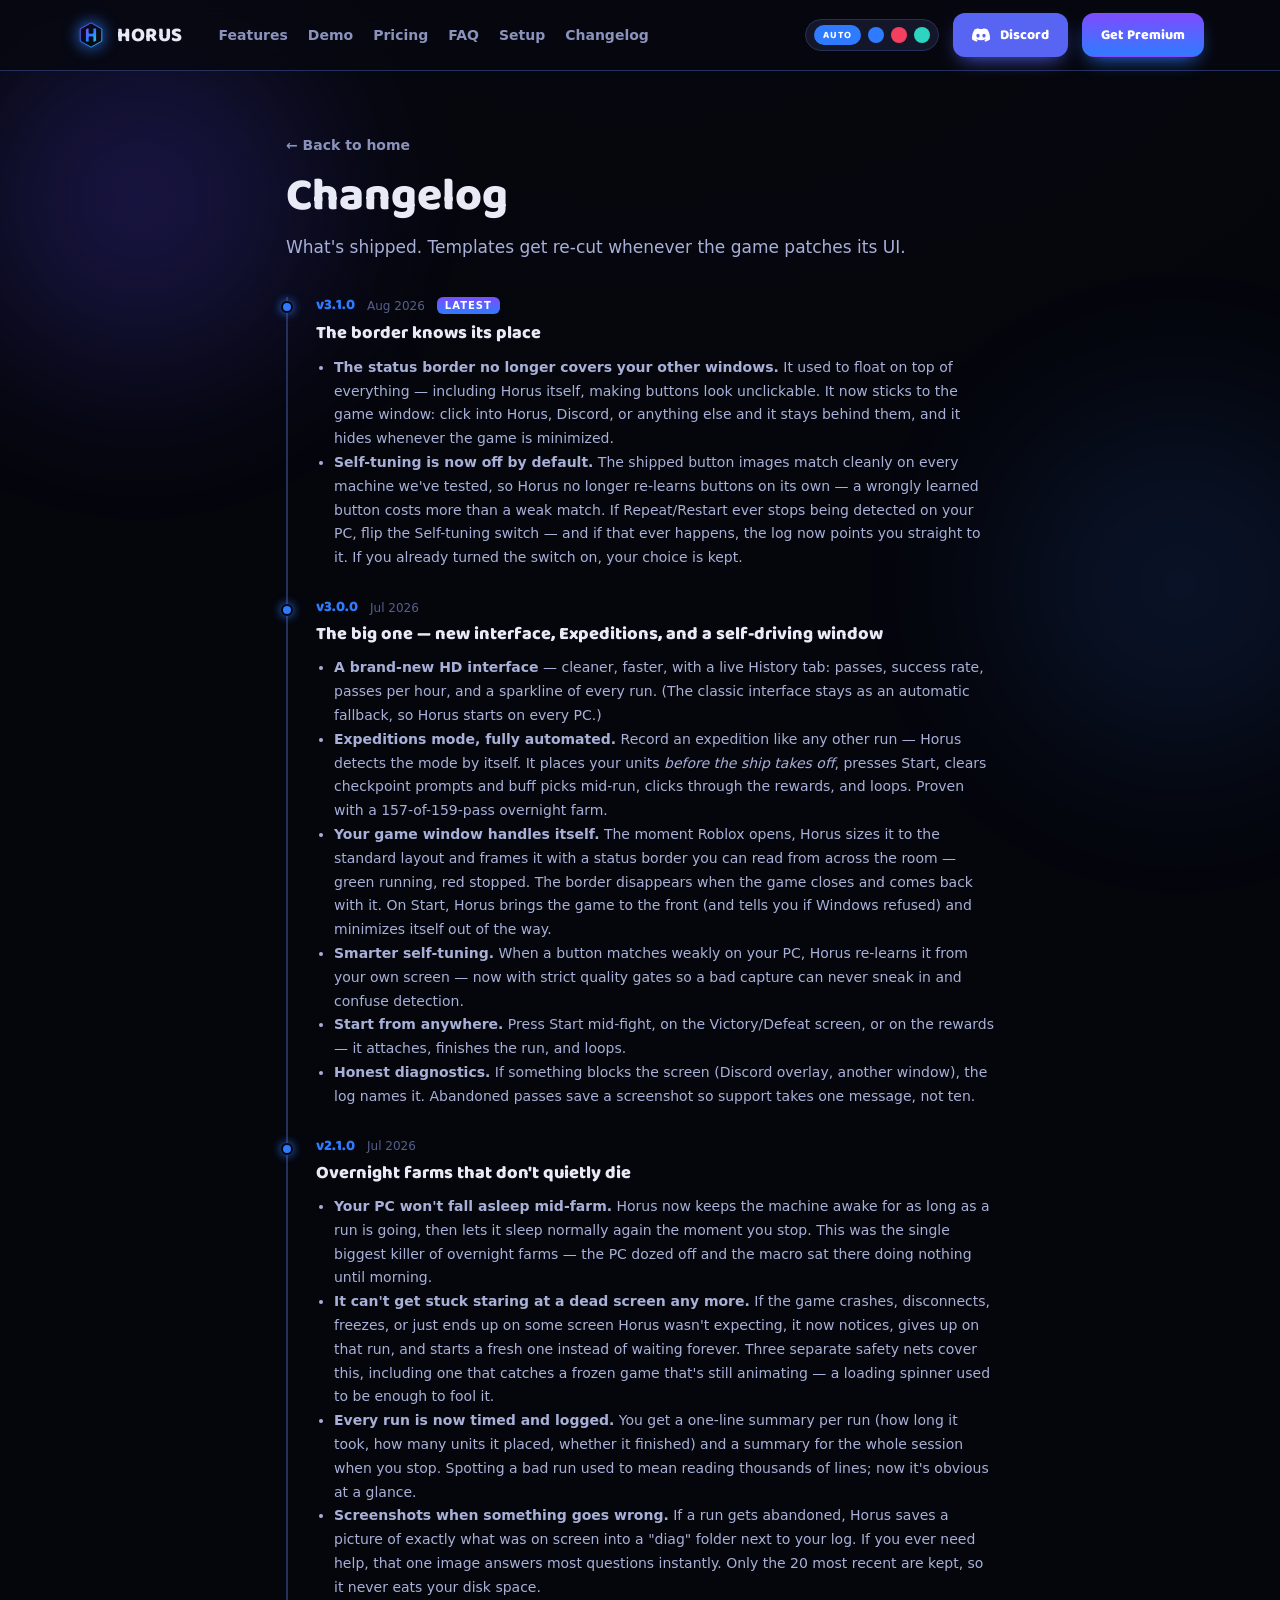
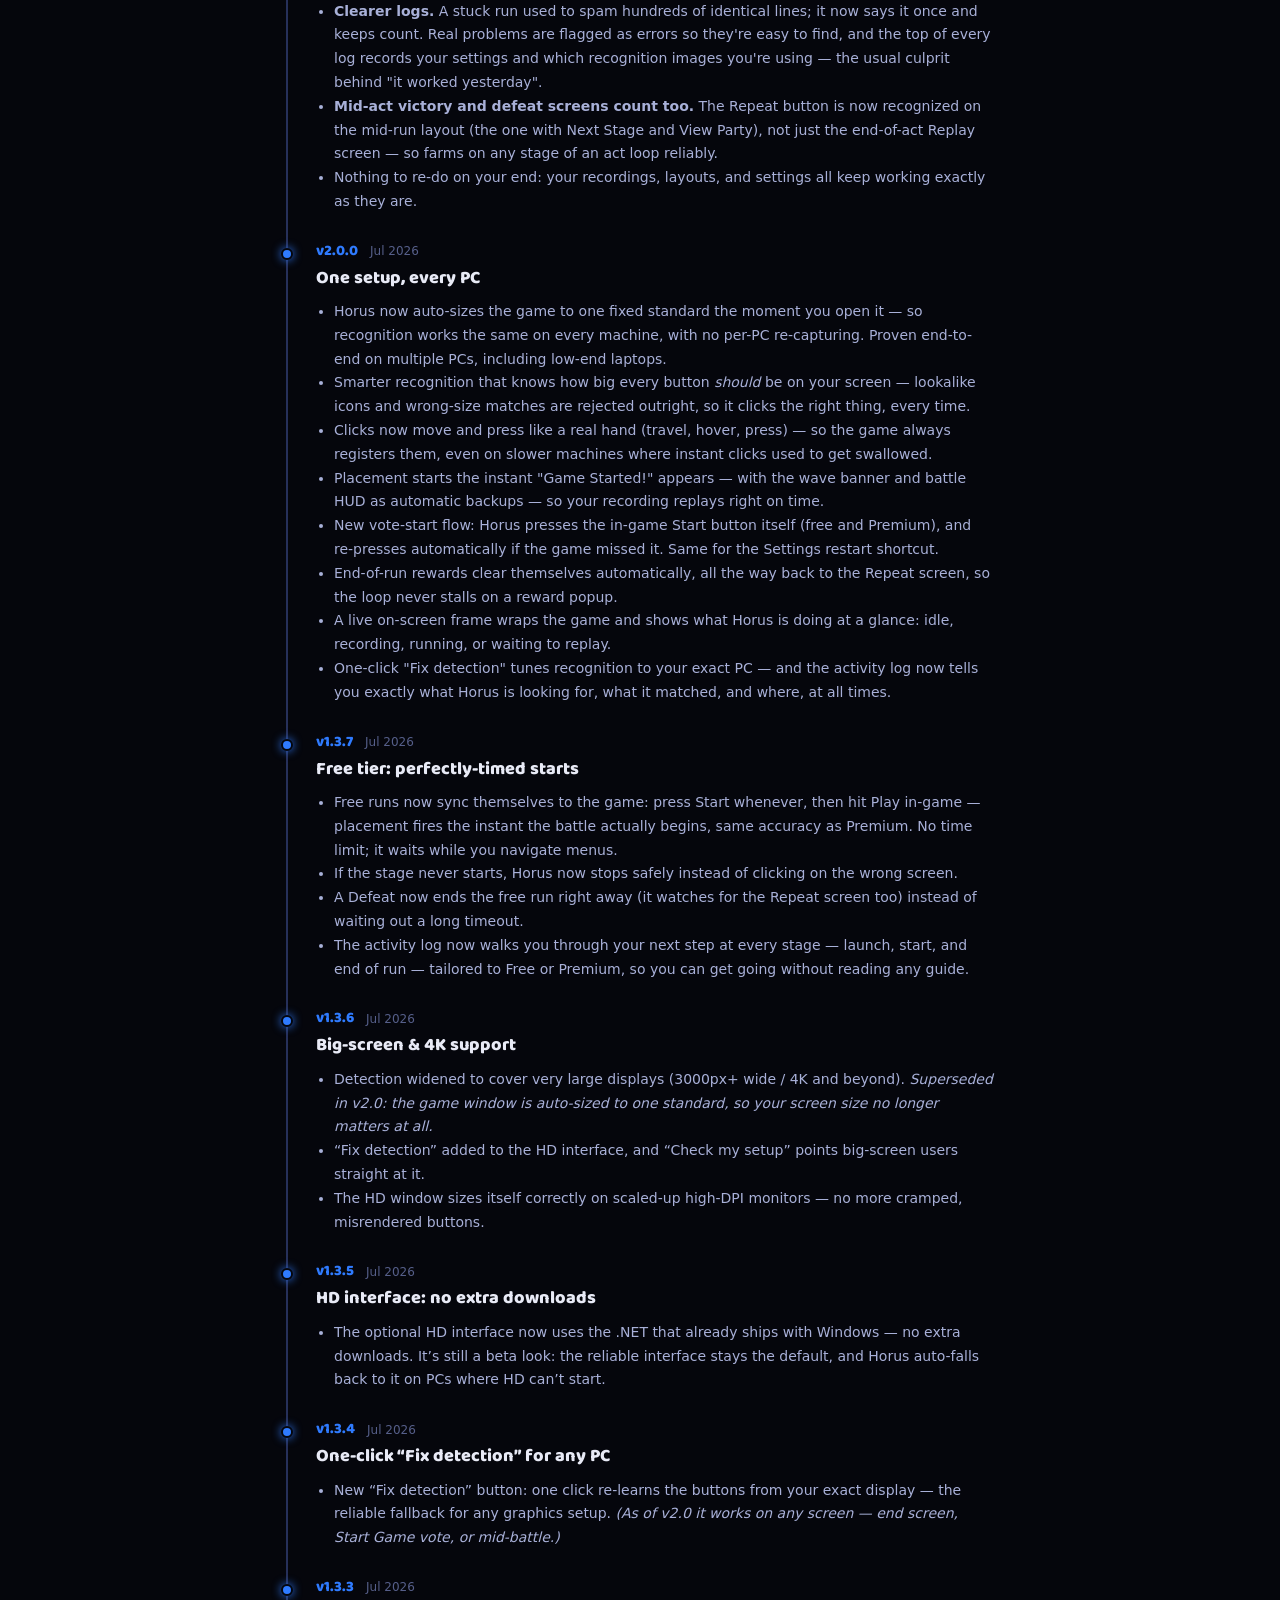
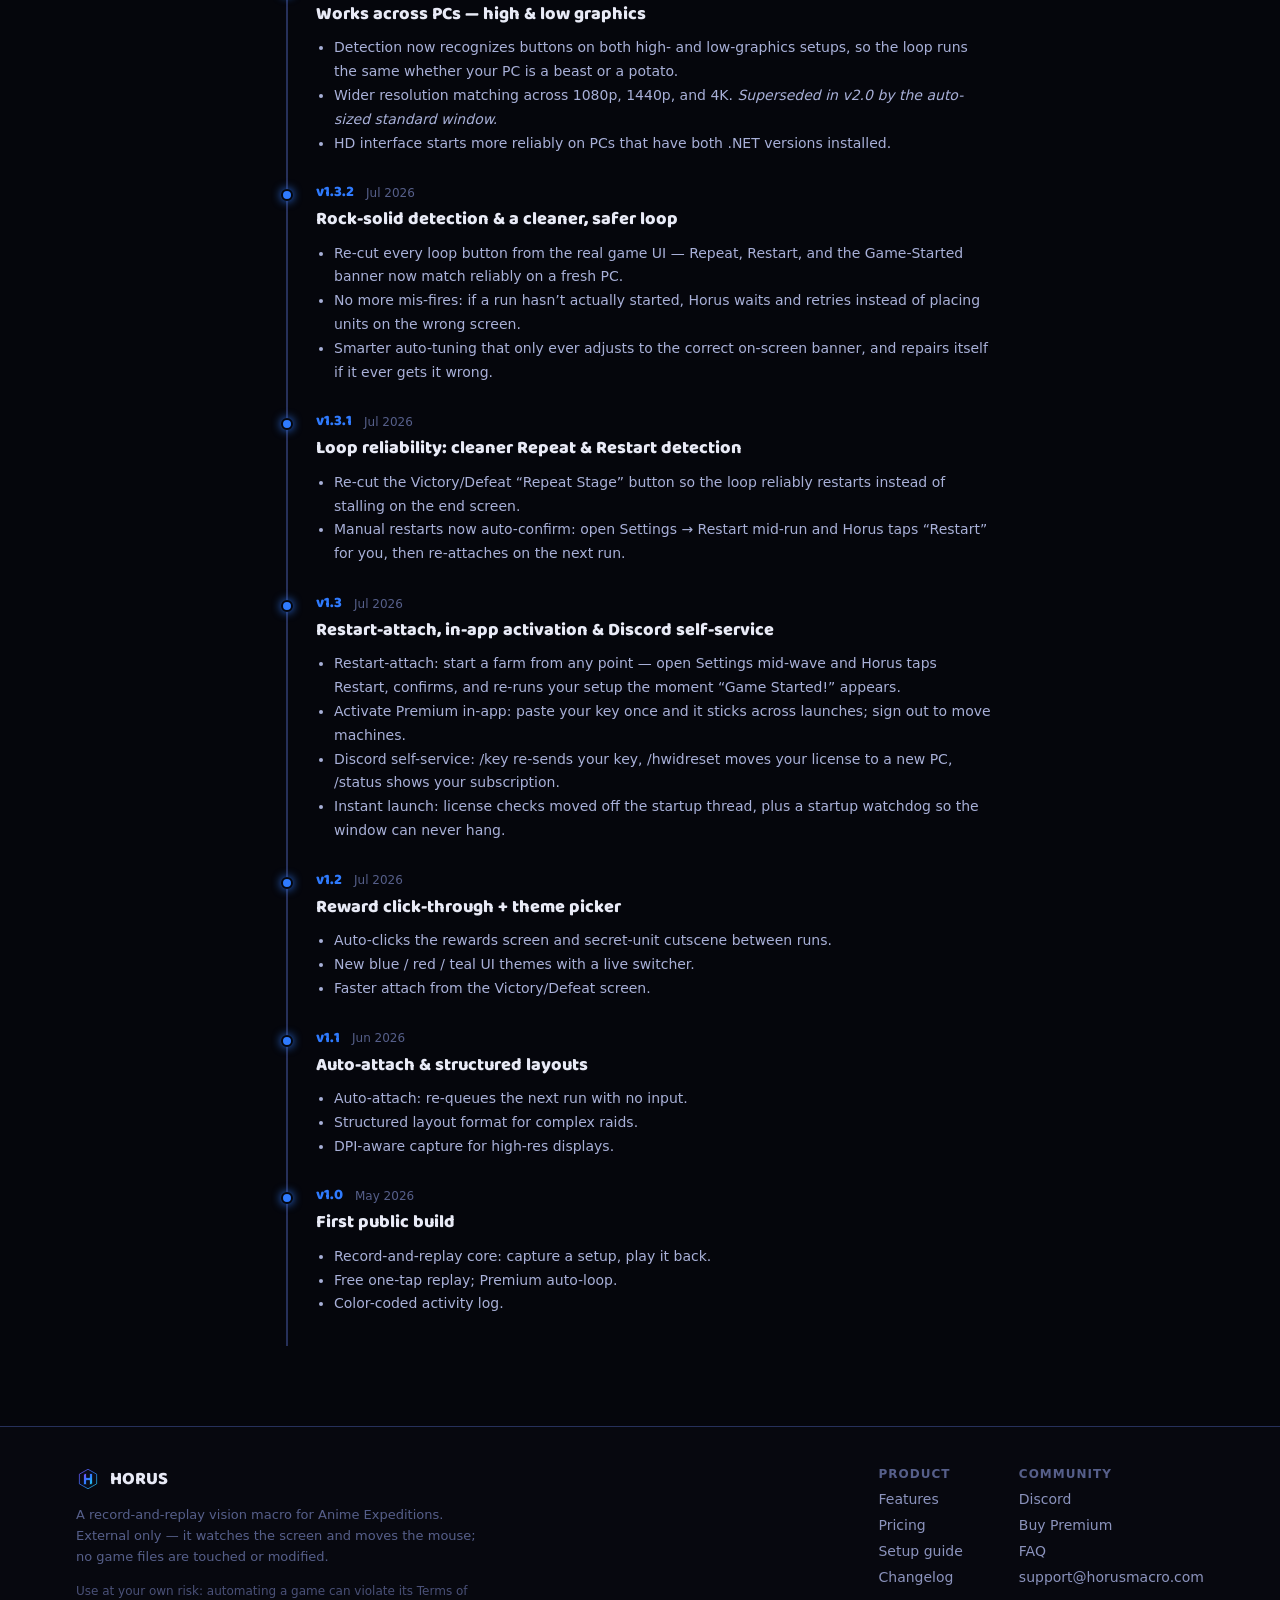
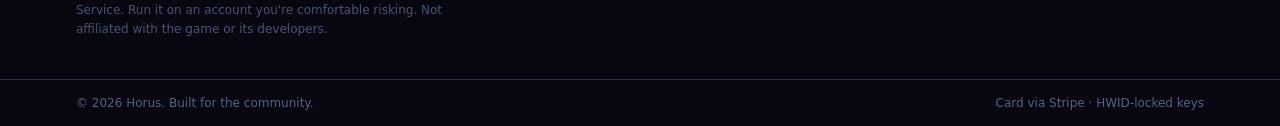
<file: changelog.html>
<!DOCTYPE html>
<html lang="en" data-theme="blue">
<head>
  <meta charset="utf-8">
  <meta name="viewport" content="width=device-width, initial-scale=1">
  <title>Changelog — Horus</title>
  <meta name="description" content="What's shipped in Horus. Templates get re-cut whenever the game patches its UI.">
  <meta name="theme-color" content="#07080f">
  <meta property="og:type" content="website">
  <meta property="og:url" content="https://horusmacro.com/changelog.html">
  <meta property="og:title" content="Changelog — Horus">
  <meta property="og:description" content="What's shipped in Horus. Templates get re-cut whenever the game patches its UI.">
  <meta property="og:image" content="assets/og.png">
  <meta name="twitter:card" content="summary_large_image">

  <link rel="icon" href="favicon.svg" type="image/svg+xml">
  <link rel="preconnect" href="https://fonts.googleapis.com">
  <link rel="preconnect" href="https://fonts.gstatic.com" crossorigin>
  <link href="https://fonts.googleapis.com/css2?family=Baloo+2:wght@500;600;700;800&family=Cascadia+Code&display=swap" rel="stylesheet">
  <link rel="canonical" href="https://horusmacro.com/changelog.html">
  <link rel="stylesheet" href="styles.css">
</head>
<body>
  <a class="skip-link" href="#main">Skip to content</a>

  <div class="bg-fixed" aria-hidden="true"></div>
  <div class="blob blob-a themed" aria-hidden="true"></div>
  <div class="blob blob-b themed" aria-hidden="true"></div>

  <div class="page-wrap">

    <!-- ============ NAV ============ -->
    <header class="nav themed">
      <div class="nav-inner">
        <a class="brand" href="index.html" aria-label="Horus home">
          <span class="mark themed" aria-hidden="true">
            <svg width="30" height="30" viewBox="0 0 128 128" fill="none" aria-hidden="true"><defs><linearGradient id="hlg_changelog_1" x1="0" y1="0" x2="1" y2="1"><stop offset="0" stop-color="#7c4dff"/><stop offset="0.5" stop-color="#2f7bff"/><stop offset="1" stop-color="#22d3ee"/></linearGradient></defs><path d="M64,12 L110,38 V90 L64,116 L18,90 V38 Z" fill="#0b0c17" stroke="url(#hlg_changelog_1)" stroke-width="4" stroke-linejoin="round"/><path d="M48,34 H56 V56 H72 V34 H88 V86 L80,94 H72 V72 H56 V94 H40 V42 Z" fill="url(#hlg_changelog_1)" stroke="#07080f" stroke-width="4" stroke-linejoin="round"/></svg>
          </span>
          <span class="name">HORUS</span>
        </a>

        <nav class="nav-links" aria-label="Primary">
          <a href="index.html#features">Features</a>
          <a href="index.html#demo">Demo</a>
          <a href="index.html#pricing">Pricing</a>
          <a href="index.html#faq">FAQ</a>
          <a href="setup.html">Setup</a>
          <a href="changelog.html" aria-current="page">Changelog</a>
        </nav>

        <div class="nav-right">
          <div class="theme-picker" role="group" aria-label="Color theme">
            <button class="theme-auto active" type="button" aria-pressed="true" title="Auto-cycle themes">AUTO</button>
            <button class="swatch" type="button" data-theme="blue" aria-pressed="false" aria-label="Blue theme"></button>
            <button class="swatch" type="button" data-theme="red" aria-pressed="false" aria-label="Red theme"></button>
            <button class="swatch" type="button" data-theme="teal" aria-pressed="false" aria-label="Teal theme"></button>
          </div>
          <a class="btn btn-discord" href="https://discord.gg/wrZWFJjSjX" target="_blank" rel="noopener" aria-label="Join our Discord"><svg viewBox="0 0 24 24" fill="currentColor" aria-hidden="true"><path d="M20.317 4.369a19.79 19.79 0 0 0-4.885-1.515.074.074 0 0 0-.079.037c-.211.375-.444.865-.608 1.25a18.27 18.27 0 0 0-5.487 0 12.64 12.64 0 0 0-.617-1.25.077.077 0 0 0-.079-.037A19.736 19.736 0 0 0 3.677 4.37a.07.07 0 0 0-.032.027C.533 9.046-.32 13.58.099 18.057a.082.082 0 0 0 .031.057 19.9 19.9 0 0 0 5.993 3.03.078.078 0 0 0 .084-.028c.462-.63.874-1.295 1.226-1.994a.076.076 0 0 0-.041-.106 13.1 13.1 0 0 1-1.872-.892.077.077 0 0 1-.008-.128c.126-.094.252-.192.372-.291a.074.074 0 0 1 .077-.01c3.928 1.793 8.18 1.793 12.062 0a.074.074 0 0 1 .078.009c.12.099.246.198.373.292a.077.077 0 0 1-.006.127 12.3 12.3 0 0 1-1.873.891.077.077 0 0 0-.041.107c.36.698.772 1.362 1.225 1.993a.076.076 0 0 0 .084.028 19.84 19.84 0 0 0 6.002-3.03.077.077 0 0 0 .032-.055c.5-5.177-.838-9.674-3.549-13.66a.061.061 0 0 0-.031-.028zM8.02 15.331c-1.183 0-2.157-1.085-2.157-2.419 0-1.333.956-2.419 2.157-2.419 1.21 0 2.176 1.096 2.157 2.42 0 1.333-.956 2.418-2.157 2.418zm7.975 0c-1.183 0-2.157-1.085-2.157-2.419 0-1.333.955-2.419 2.157-2.419 1.21 0 2.176 1.096 2.157 2.42 0 1.333-.946 2.418-2.157 2.418z"/></svg>Discord</a>
          <a class="btn btn-primary themed" href="index.html#buy">Get Premium</a>
        </div>

        <button class="nav-toggle" type="button" aria-label="Open menu" aria-expanded="false" aria-controls="mobile-menu">
          <svg viewBox="0 0 24 24" fill="none" stroke="currentColor" stroke-width="2.4" stroke-linecap="round"><line x1="4" y1="7" x2="20" y2="7"/><line x1="4" y1="12" x2="20" y2="12"/><line x1="4" y1="17" x2="20" y2="17"/></svg>
        </button>
      </div>

      <div class="mobile-menu" id="mobile-menu">
        <a href="index.html#features">Features</a>
        <a href="index.html#demo">Demo</a>
        <a href="index.html#pricing">Pricing</a>
        <a href="index.html#faq">FAQ</a>
        <a href="setup.html">Setup</a>
        <a href="changelog.html" aria-current="page">Changelog</a>
        <div class="divider"></div>
        <div class="theme-picker-mobile" role="group" aria-label="Color theme">
          <button class="theme-auto active" type="button" aria-pressed="true">AUTO</button>
          <button class="swatch" type="button" data-theme="blue" aria-pressed="false" aria-label="Blue theme"></button>
          <button class="swatch" type="button" data-theme="red" aria-pressed="false" aria-label="Red theme"></button>
          <button class="swatch" type="button" data-theme="teal" aria-pressed="false" aria-label="Teal theme"></button>
        </div>
        <a class="btn btn-discord" href="https://discord.gg/wrZWFJjSjX" target="_blank" rel="noopener" aria-label="Join our Discord"><svg viewBox="0 0 24 24" fill="currentColor" aria-hidden="true"><path d="M20.317 4.369a19.79 19.79 0 0 0-4.885-1.515.074.074 0 0 0-.079.037c-.211.375-.444.865-.608 1.25a18.27 18.27 0 0 0-5.487 0 12.64 12.64 0 0 0-.617-1.25.077.077 0 0 0-.079-.037A19.736 19.736 0 0 0 3.677 4.37a.07.07 0 0 0-.032.027C.533 9.046-.32 13.58.099 18.057a.082.082 0 0 0 .031.057 19.9 19.9 0 0 0 5.993 3.03.078.078 0 0 0 .084-.028c.462-.63.874-1.295 1.226-1.994a.076.076 0 0 0-.041-.106 13.1 13.1 0 0 1-1.872-.892.077.077 0 0 1-.008-.128c.126-.094.252-.192.372-.291a.074.074 0 0 1 .077-.01c3.928 1.793 8.18 1.793 12.062 0a.074.074 0 0 1 .078.009c.12.099.246.198.373.292a.077.077 0 0 1-.006.127 12.3 12.3 0 0 1-1.873.891.077.077 0 0 0-.041.107c.36.698.772 1.362 1.225 1.993a.076.076 0 0 0 .084.028 19.84 19.84 0 0 0 6.002-3.03.077.077 0 0 0 .032-.055c.5-5.177-.838-9.674-3.549-13.66a.061.061 0 0 0-.031-.028zM8.02 15.331c-1.183 0-2.157-1.085-2.157-2.419 0-1.333.956-2.419 2.157-2.419 1.21 0 2.176 1.096 2.157 2.42 0 1.333-.956 2.418-2.157 2.418zm7.975 0c-1.183 0-2.157-1.085-2.157-2.419 0-1.333.955-2.419 2.157-2.419 1.21 0 2.176 1.096 2.157 2.42 0 1.333-.946 2.418-2.157 2.418z"/></svg>Discord</a>
        <a class="btn btn-primary themed" href="index.html#buy">Get Premium</a>
      </div>
    </header>

    <main id="main">
    <section class="subpage subpage-narrow">
      <a class="back-link" href="index.html">← Back to home</a>
      <h1>Changelog</h1>
      <p class="lead">What's shipped. Templates get re-cut whenever the game patches its UI.</p>

      <div class="timeline">
        <div class="tl-entry">
          <span class="tl-dot themed" aria-hidden="true"></span>
          <div class="tl-meta">
            <span class="tl-v themed">v3.1.0</span>
            <span class="tl-date">Aug 2026</span>
            <span class="tl-latest themed">LATEST</span>
          </div>
          <div class="tl-title">The border knows its place</div>
          <ul>
            <li><strong>The status border no longer covers your other windows.</strong> It used to float on top of everything — including Horus itself, making buttons look unclickable. It now sticks to the game window: click into Horus, Discord, or anything else and it stays behind them, and it hides whenever the game is minimized.</li>
            <li><strong>Self-tuning is now off by default.</strong> The shipped button images match cleanly on every machine we've tested, so Horus no longer re-learns buttons on its own — a wrongly learned button costs more than a weak match. If Repeat/Restart ever stops being detected on your PC, flip the Self-tuning switch — and if that ever happens, the log now points you straight to it. If you already turned the switch on, your choice is kept.</li>
          </ul>
        </div>
        <div class="tl-entry">
          <span class="tl-dot themed" aria-hidden="true"></span>
          <div class="tl-meta">
            <span class="tl-v themed">v3.0.0</span>
            <span class="tl-date">Jul 2026</span>
          </div>
          <div class="tl-title">The big one — new interface, Expeditions, and a self-driving window</div>
          <ul>
            <li><strong>A brand-new HD interface</strong> — cleaner, faster, with a live History tab: passes, success rate, passes per hour, and a sparkline of every run. (The classic interface stays as an automatic fallback, so Horus starts on every PC.)</li>
            <li><strong>Expeditions mode, fully automated.</strong> Record an expedition like any other run — Horus detects the mode by itself. It places your units <em>before the ship takes off</em>, presses Start, clears checkpoint prompts and buff picks mid-run, clicks through the rewards, and loops. Proven with a 157-of-159-pass overnight farm.</li>
            <li><strong>Your game window handles itself.</strong> The moment Roblox opens, Horus sizes it to the standard layout and frames it with a status border you can read from across the room — green running, red stopped. The border disappears when the game closes and comes back with it. On Start, Horus brings the game to the front (and tells you if Windows refused) and minimizes itself out of the way.</li>
            <li><strong>Smarter self-tuning.</strong> When a button matches weakly on your PC, Horus re-learns it from your own screen — now with strict quality gates so a bad capture can never sneak in and confuse detection.</li>
            <li><strong>Start from anywhere.</strong> Press Start mid-fight, on the Victory/Defeat screen, or on the rewards — it attaches, finishes the run, and loops.</li>
            <li><strong>Honest diagnostics.</strong> If something blocks the screen (Discord overlay, another window), the log names it. Abandoned passes save a screenshot so support takes one message, not ten.</li>
          </ul>
        </div>
        <div class="tl-entry">
          <span class="tl-dot themed" aria-hidden="true"></span>
          <div class="tl-meta">
            <span class="tl-v themed">v2.1.0</span>
            <span class="tl-date">Jul 2026</span>
          </div>
          <div class="tl-title">Overnight farms that don't quietly die</div>
          <ul>
            <li><strong>Your PC won't fall asleep mid-farm.</strong> Horus now keeps the machine awake for as long as a run is going, then lets it sleep normally again the moment you stop. This was the single biggest killer of overnight farms — the PC dozed off and the macro sat there doing nothing until morning.</li>
            <li><strong>It can't get stuck staring at a dead screen any more.</strong> If the game crashes, disconnects, freezes, or just ends up on some screen Horus wasn't expecting, it now notices, gives up on that run, and starts a fresh one instead of waiting forever. Three separate safety nets cover this, including one that catches a frozen game that's still animating — a loading spinner used to be enough to fool it.</li>
            <li><strong>Every run is now timed and logged.</strong> You get a one-line summary per run (how long it took, how many units it placed, whether it finished) and a summary for the whole session when you stop. Spotting a bad run used to mean reading thousands of lines; now it's obvious at a glance.</li>
            <li><strong>Screenshots when something goes wrong.</strong> If a run gets abandoned, Horus saves a picture of exactly what was on screen into a "diag" folder next to your log. If you ever need help, that one image answers most questions instantly. Only the 20 most recent are kept, so it never eats your disk space.</li>
            <li><strong>Clearer logs.</strong> A stuck run used to spam hundreds of identical lines; it now says it once and keeps count. Real problems are flagged as errors so they're easy to find, and the top of every log records your settings and which recognition images you're using — the usual culprit behind "it worked yesterday".</li>
            <li><strong>Mid-act victory and defeat screens count too.</strong> The Repeat button is now recognized on the mid-run layout (the one with Next Stage and View Party), not just the end-of-act Replay screen — so farms on any stage of an act loop reliably.</li>
            <li>Nothing to re-do on your end: your recordings, layouts, and settings all keep working exactly as they are.</li>
          </ul>
        </div>
        <div class="tl-entry">
          <span class="tl-dot themed" aria-hidden="true"></span>
          <div class="tl-meta">
            <span class="tl-v themed">v2.0.0</span>
            <span class="tl-date">Jul 2026</span>
          </div>
          <div class="tl-title">One setup, every PC</div>
          <ul>
            <li>Horus now auto-sizes the game to one fixed standard the moment you open it — so recognition works the same on every machine, with no per-PC re-capturing. Proven end-to-end on multiple PCs, including low-end laptops.</li>
            <li>Smarter recognition that knows how big every button <em>should</em> be on your screen — lookalike icons and wrong-size matches are rejected outright, so it clicks the right thing, every time.</li>
            <li>Clicks now move and press like a real hand (travel, hover, press) — so the game always registers them, even on slower machines where instant clicks used to get swallowed.</li>
            <li>Placement starts the instant "Game Started!" appears — with the wave banner and battle HUD as automatic backups — so your recording replays right on time.</li>
            <li>New vote-start flow: Horus presses the in-game Start button itself (free and Premium), and re-presses automatically if the game missed it. Same for the Settings restart shortcut.</li>
            <li>End-of-run rewards clear themselves automatically, all the way back to the Repeat screen, so the loop never stalls on a reward popup.</li>
            <li>A live on-screen frame wraps the game and shows what Horus is doing at a glance: idle, recording, running, or waiting to replay.</li>
            <li>One-click "Fix detection" tunes recognition to your exact PC — and the activity log now tells you exactly what Horus is looking for, what it matched, and where, at all times.</li>
          </ul>
        </div>
        <div class="tl-entry">
          <span class="tl-dot themed" aria-hidden="true"></span>
          <div class="tl-meta">
            <span class="tl-v themed">v1.3.7</span>
            <span class="tl-date">Jul 2026</span>
          </div>
          <div class="tl-title">Free tier: perfectly-timed starts</div>
          <ul>
            <li>Free runs now sync themselves to the game: press Start whenever, then hit Play in-game — placement fires the instant the battle actually begins, same accuracy as Premium. No time limit; it waits while you navigate menus.</li>
            <li>If the stage never starts, Horus now stops safely instead of clicking on the wrong screen.</li>
            <li>A Defeat now ends the free run right away (it watches for the Repeat screen too) instead of waiting out a long timeout.</li>
            <li>The activity log now walks you through your next step at every stage — launch, start, and end of run — tailored to Free or Premium, so you can get going without reading any guide.</li>
          </ul>
        </div>
        <div class="tl-entry">
          <span class="tl-dot themed" aria-hidden="true"></span>
          <div class="tl-meta">
            <span class="tl-v themed">v1.3.6</span>
            <span class="tl-date">Jul 2026</span>
          </div>
          <div class="tl-title">Big-screen &amp; 4K support</div>
          <ul>
            <li>Detection widened to cover very large displays (3000px+ wide / 4K and beyond). <em>Superseded in v2.0: the game window is auto-sized to one standard, so your screen size no longer matters at all.</em></li>
            <li>“Fix detection” added to the HD interface, and “Check my setup” points big-screen users straight at it.</li>
            <li>The HD window sizes itself correctly on scaled-up high-DPI monitors — no more cramped, misrendered buttons.</li>
          </ul>
        </div>
        <div class="tl-entry">
          <span class="tl-dot themed" aria-hidden="true"></span>
          <div class="tl-meta">
            <span class="tl-v themed">v1.3.5</span>
            <span class="tl-date">Jul 2026</span>
          </div>
          <div class="tl-title">HD interface: no extra downloads</div>
          <ul>
            <li>The optional HD interface now uses the .NET that already ships with Windows — no extra downloads. It’s still a beta look: the reliable interface stays the default, and Horus auto-falls back to it on PCs where HD can’t start.</li>
          </ul>
        </div>
        <div class="tl-entry">
          <span class="tl-dot themed" aria-hidden="true"></span>
          <div class="tl-meta">
            <span class="tl-v themed">v1.3.4</span>
            <span class="tl-date">Jul 2026</span>
          </div>
          <div class="tl-title">One-click “Fix detection” for any PC</div>
          <ul>
            <li>New “Fix detection” button: one click re-learns the buttons from your exact display — the reliable fallback for any graphics setup. <em>(As of v2.0 it works on any screen — end screen, Start Game vote, or mid-battle.)</em></li>
          </ul>
        </div>
        <div class="tl-entry">
          <span class="tl-dot themed" aria-hidden="true"></span>
          <div class="tl-meta">
            <span class="tl-v themed">v1.3.3</span>
            <span class="tl-date">Jul 2026</span>
          </div>
          <div class="tl-title">Works across PCs — high &amp; low graphics</div>
          <ul>
            <li>Detection now recognizes buttons on both high- and low-graphics setups, so the loop runs the same whether your PC is a beast or a potato.</li>
            <li>Wider resolution matching across 1080p, 1440p, and 4K. <em>Superseded in v2.0 by the auto-sized standard window.</em></li>
            <li>HD interface starts more reliably on PCs that have both .NET versions installed.</li>
          </ul>
        </div>
        <div class="tl-entry">
          <span class="tl-dot themed" aria-hidden="true"></span>
          <div class="tl-meta">
            <span class="tl-v themed">v1.3.2</span>
            <span class="tl-date">Jul 2026</span>
          </div>
          <div class="tl-title">Rock-solid detection &amp; a cleaner, safer loop</div>
          <ul>
            <li>Re-cut every loop button from the real game UI — Repeat, Restart, and the Game-Started banner now match reliably on a fresh PC.</li>
            <li>No more mis-fires: if a run hasn’t actually started, Horus waits and retries instead of placing units on the wrong screen.</li>
            <li>Smarter auto-tuning that only ever adjusts to the correct on-screen banner, and repairs itself if it ever gets it wrong.</li>
          </ul>
        </div>
        <div class="tl-entry">
          <span class="tl-dot themed" aria-hidden="true"></span>
          <div class="tl-meta">
            <span class="tl-v themed">v1.3.1</span>
            <span class="tl-date">Jul 2026</span>
          </div>
          <div class="tl-title">Loop reliability: cleaner Repeat &amp; Restart detection</div>
          <ul>
            <li>Re-cut the Victory/Defeat “Repeat Stage” button so the loop reliably restarts instead of stalling on the end screen.</li>
            <li>Manual restarts now auto-confirm: open Settings → Restart mid-run and Horus taps “Restart” for you, then re-attaches on the next run.</li>
          </ul>
        </div>
        <div class="tl-entry">
          <span class="tl-dot themed" aria-hidden="true"></span>
          <div class="tl-meta">
            <span class="tl-v themed">v1.3</span>
            <span class="tl-date">Jul 2026</span>
          </div>
          <div class="tl-title">Restart-attach, in-app activation &amp; Discord self-service</div>
          <ul>
            <li>Restart-attach: start a farm from any point — open Settings mid-wave and Horus taps Restart, confirms, and re-runs your setup the moment “Game Started!” appears.</li>
            <li>Activate Premium in-app: paste your key once and it sticks across launches; sign out to move machines.</li>
            <li>Discord self-service: /key re-sends your key, /hwidreset moves your license to a new PC, /status shows your subscription.</li>
            <li>Instant launch: license checks moved off the startup thread, plus a startup watchdog so the window can never hang.</li>
          </ul>
        </div>
        <div class="tl-entry">
          <span class="tl-dot themed" aria-hidden="true"></span>
          <div class="tl-meta">
            <span class="tl-v themed">v1.2</span>
            <span class="tl-date">Jul 2026</span>
          </div>
          <div class="tl-title">Reward click-through + theme picker</div>
          <ul>
            <li>Auto-clicks the rewards screen and secret-unit cutscene between runs.</li>
            <li>New blue / red / teal UI themes with a live switcher.</li>
            <li>Faster attach from the Victory/Defeat screen.</li>
          </ul>
        </div>
        <div class="tl-entry">
          <span class="tl-dot themed" aria-hidden="true"></span>
          <div class="tl-meta">
            <span class="tl-v themed">v1.1</span>
            <span class="tl-date">Jun 2026</span>
          </div>
          <div class="tl-title">Auto-attach &amp; structured layouts</div>
          <ul>
            <li>Auto-attach: re-queues the next run with no input.</li>
            <li>Structured layout format for complex raids.</li>
            <li>DPI-aware capture for high-res displays.</li>
          </ul>
        </div>
        <div class="tl-entry">
          <span class="tl-dot themed" aria-hidden="true"></span>
          <div class="tl-meta">
            <span class="tl-v themed">v1.0</span>
            <span class="tl-date">May 2026</span>
          </div>
          <div class="tl-title">First public build</div>
          <ul>
            <li>Record-and-replay core: capture a setup, play it back.</li>
            <li>Free one-tap replay; Premium auto-loop.</li>
            <li>Color-coded activity log.</li>
          </ul>
        </div>
      </div>
    </section>
    </main>

    <!-- ============ FOOTER ============ -->
    <footer class="footer">
      <div class="footer-top">
        <div class="footer-brand">
          <div class="row">
            <span class="mark themed" aria-hidden="true"><svg width="24" height="24" viewBox="0 0 128 128" fill="none" aria-hidden="true"><defs><linearGradient id="hlg_changelog_2" x1="0" y1="0" x2="1" y2="1"><stop offset="0" stop-color="#7c4dff"/><stop offset="0.5" stop-color="#2f7bff"/><stop offset="1" stop-color="#22d3ee"/></linearGradient></defs><path d="M64,12 L110,38 V90 L64,116 L18,90 V38 Z" fill="#0b0c17" stroke="url(#hlg_changelog_2)" stroke-width="4" stroke-linejoin="round"/><path d="M48,34 H56 V56 H72 V34 H88 V86 L80,94 H72 V72 H56 V94 H40 V42 Z" fill="url(#hlg_changelog_2)" stroke="#07080f" stroke-width="4" stroke-linejoin="round"/></svg></span>
            <span class="name">HORUS</span>
          </div>
          <p>A record-and-replay vision macro for Anime Expeditions. External only — it watches the screen and moves the mouse; no game files are touched or modified.</p>
          <p style="color:#4a5178;font-size:12px;">Use at your own risk: automating a game can violate its Terms of Service. Run it on an account you're comfortable risking. Not affiliated with the game or its developers.</p>
        </div>
        <div class="footer-cols">
          <div class="footer-col">
            <span class="label">Product</span>
            <a href="index.html#features">Features</a>
            <a href="index.html#pricing">Pricing</a>
            <a href="setup.html">Setup guide</a>
            <a href="changelog.html">Changelog</a>
          </div>
          <div class="footer-col">
            <span class="label">Community</span>
            <a href="index.html#discord">Discord</a>
            <a href="index.html#buy">Buy Premium</a>
            <a href="index.html#faq">FAQ</a>
            <a class="js-support" data-u="support" data-d="horusmacro.com" href="#">Email support</a>
          </div>
        </div>
      </div>
      <div class="footer-bottom">
        <div class="footer-bottom-inner">
          <span>© 2026 Horus. Built for the community.</span>
          <span>Card via Stripe · HWID-locked keys</span>
        </div>
      </div>
    </footer>

  </div>

  <script src="app.js" defer></script>
</body>
</html>
</file>
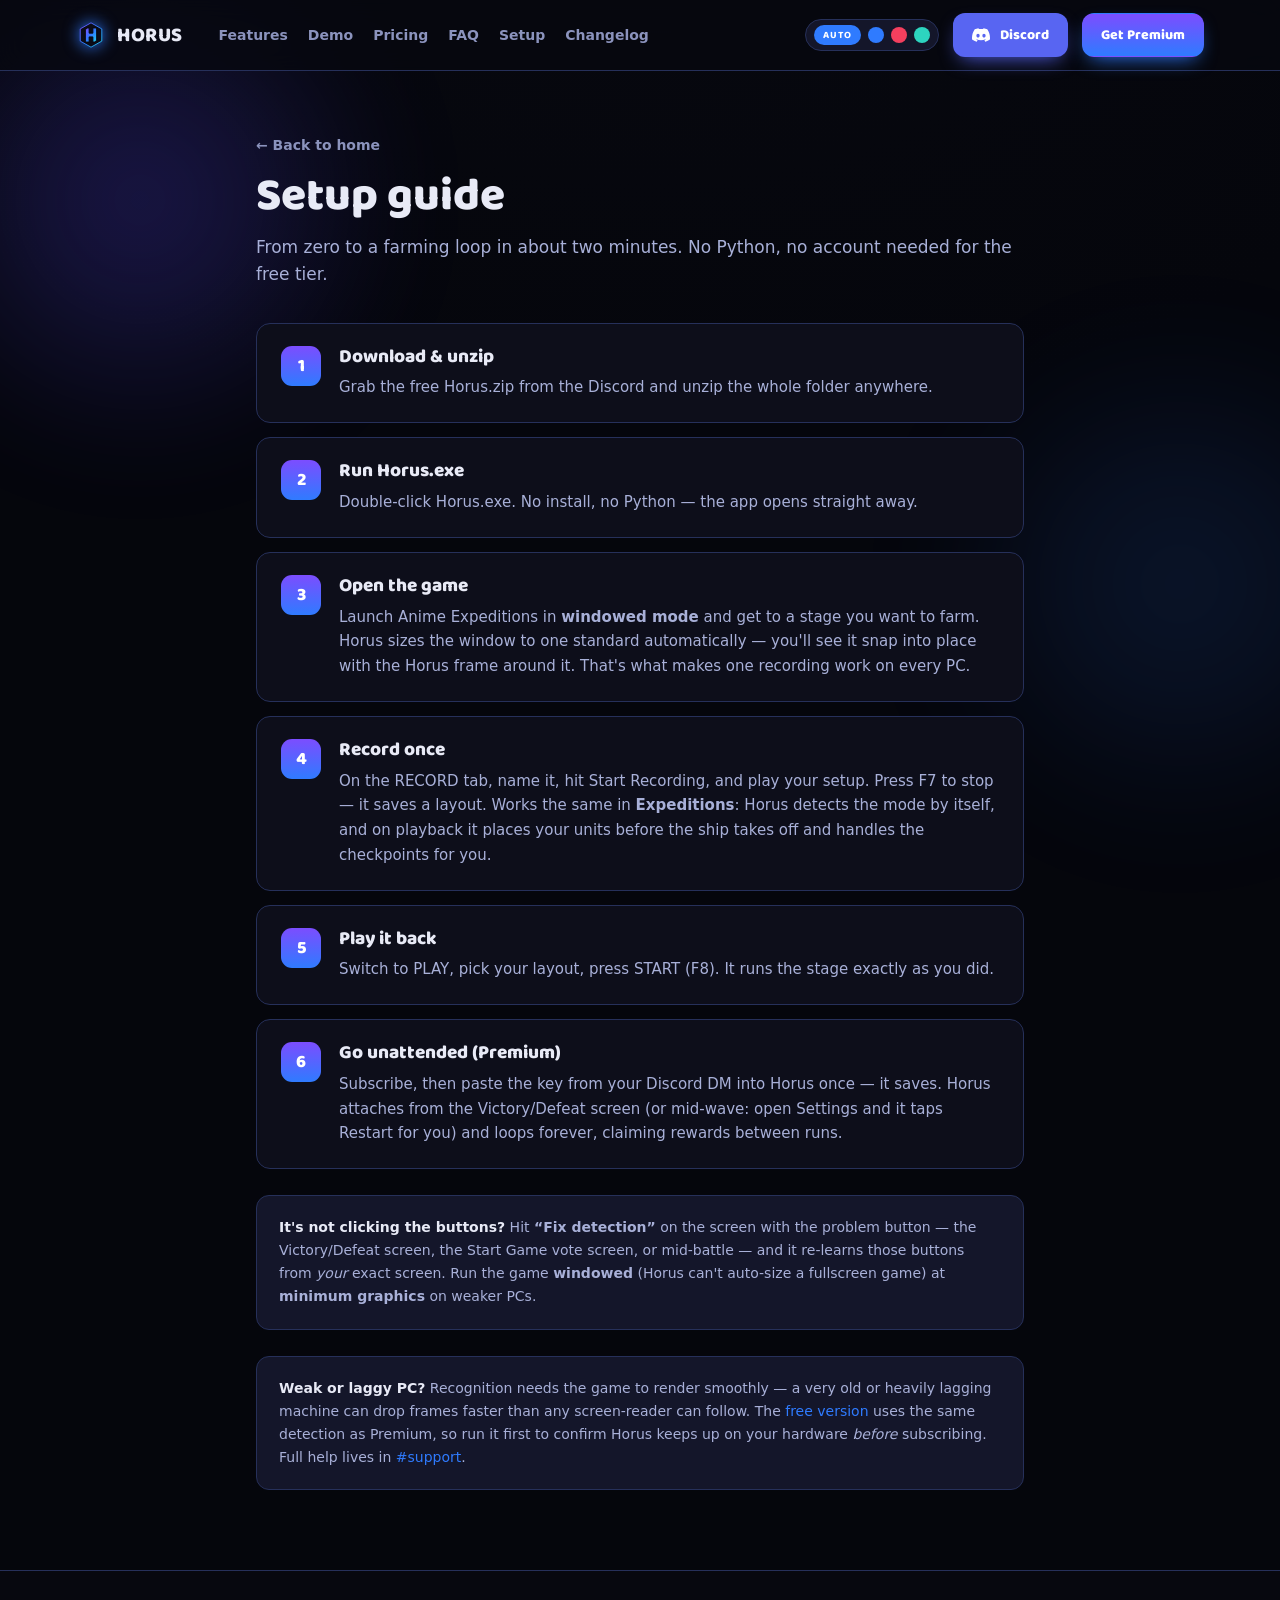
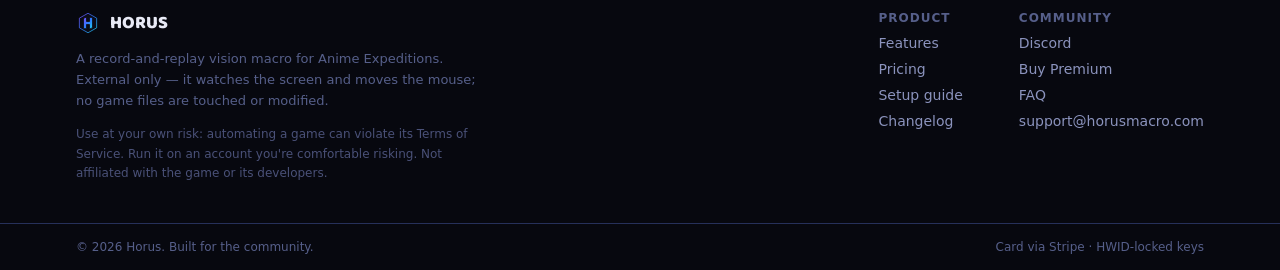
<file: setup.html>
<!DOCTYPE html>
<html lang="en" data-theme="blue">
<head>
  <meta charset="utf-8">
  <meta name="viewport" content="width=device-width, initial-scale=1">
  <title>Setup guide — Horus</title>
  <meta name="description" content="From zero to a farming loop in about two minutes. Download, run Horus.exe, record your setup once, then play it back. No Python, no account needed for the free tier.">
  <meta name="theme-color" content="#07080f">
  <meta property="og:type" content="website">
  <meta property="og:url" content="https://horusmacro.com/setup.html">
  <meta property="og:title" content="Setup guide — Horus">
  <meta property="og:description" content="From zero to a farming loop in about two minutes. No Python, no account needed for the free tier.">
  <meta property="og:image" content="assets/og.png">
  <meta name="twitter:card" content="summary_large_image">

  <link rel="icon" href="favicon.svg" type="image/svg+xml">
  <link rel="preconnect" href="https://fonts.googleapis.com">
  <link rel="preconnect" href="https://fonts.gstatic.com" crossorigin>
  <link href="https://fonts.googleapis.com/css2?family=Baloo+2:wght@500;600;700;800&family=Cascadia+Code&display=swap" rel="stylesheet">
  <link rel="canonical" href="https://horusmacro.com/setup.html">
  <link rel="stylesheet" href="styles.css">
</head>
<body>
  <a class="skip-link" href="#main">Skip to content</a>

  <div class="bg-fixed" aria-hidden="true"></div>
  <div class="blob blob-a themed" aria-hidden="true"></div>
  <div class="blob blob-b themed" aria-hidden="true"></div>

  <div class="page-wrap">

    <!-- ============ NAV ============ -->
    <header class="nav themed">
      <div class="nav-inner">
        <a class="brand" href="index.html" aria-label="Horus home">
          <span class="mark themed" aria-hidden="true">
            <svg width="30" height="30" viewBox="0 0 128 128" fill="none" aria-hidden="true"><defs><linearGradient id="hlg_setup_1" x1="0" y1="0" x2="1" y2="1"><stop offset="0" stop-color="#7c4dff"/><stop offset="0.5" stop-color="#2f7bff"/><stop offset="1" stop-color="#22d3ee"/></linearGradient></defs><path d="M64,12 L110,38 V90 L64,116 L18,90 V38 Z" fill="#0b0c17" stroke="url(#hlg_setup_1)" stroke-width="4" stroke-linejoin="round"/><path d="M48,34 H56 V56 H72 V34 H88 V86 L80,94 H72 V72 H56 V94 H40 V42 Z" fill="url(#hlg_setup_1)" stroke="#07080f" stroke-width="4" stroke-linejoin="round"/></svg>
          </span>
          <span class="name">HORUS</span>
        </a>

        <nav class="nav-links" aria-label="Primary">
          <a href="index.html#features">Features</a>
          <a href="index.html#demo">Demo</a>
          <a href="index.html#pricing">Pricing</a>
          <a href="index.html#faq">FAQ</a>
          <a href="setup.html" aria-current="page">Setup</a>
          <a href="changelog.html">Changelog</a>
        </nav>

        <div class="nav-right">
          <div class="theme-picker" role="group" aria-label="Color theme">
            <button class="theme-auto active" type="button" aria-pressed="true" title="Auto-cycle themes">AUTO</button>
            <button class="swatch" type="button" data-theme="blue" aria-pressed="false" aria-label="Blue theme"></button>
            <button class="swatch" type="button" data-theme="red" aria-pressed="false" aria-label="Red theme"></button>
            <button class="swatch" type="button" data-theme="teal" aria-pressed="false" aria-label="Teal theme"></button>
          </div>
          <a class="btn btn-discord" href="https://discord.gg/wrZWFJjSjX" target="_blank" rel="noopener" aria-label="Join our Discord"><svg viewBox="0 0 24 24" fill="currentColor" aria-hidden="true"><path d="M20.317 4.369a19.79 19.79 0 0 0-4.885-1.515.074.074 0 0 0-.079.037c-.211.375-.444.865-.608 1.25a18.27 18.27 0 0 0-5.487 0 12.64 12.64 0 0 0-.617-1.25.077.077 0 0 0-.079-.037A19.736 19.736 0 0 0 3.677 4.37a.07.07 0 0 0-.032.027C.533 9.046-.32 13.58.099 18.057a.082.082 0 0 0 .031.057 19.9 19.9 0 0 0 5.993 3.03.078.078 0 0 0 .084-.028c.462-.63.874-1.295 1.226-1.994a.076.076 0 0 0-.041-.106 13.1 13.1 0 0 1-1.872-.892.077.077 0 0 1-.008-.128c.126-.094.252-.192.372-.291a.074.074 0 0 1 .077-.01c3.928 1.793 8.18 1.793 12.062 0a.074.074 0 0 1 .078.009c.12.099.246.198.373.292a.077.077 0 0 1-.006.127 12.3 12.3 0 0 1-1.873.891.077.077 0 0 0-.041.107c.36.698.772 1.362 1.225 1.993a.076.076 0 0 0 .084.028 19.84 19.84 0 0 0 6.002-3.03.077.077 0 0 0 .032-.055c.5-5.177-.838-9.674-3.549-13.66a.061.061 0 0 0-.031-.028zM8.02 15.331c-1.183 0-2.157-1.085-2.157-2.419 0-1.333.956-2.419 2.157-2.419 1.21 0 2.176 1.096 2.157 2.42 0 1.333-.956 2.418-2.157 2.418zm7.975 0c-1.183 0-2.157-1.085-2.157-2.419 0-1.333.955-2.419 2.157-2.419 1.21 0 2.176 1.096 2.157 2.42 0 1.333-.946 2.418-2.157 2.418z"/></svg>Discord</a>
          <a class="btn btn-primary themed" href="index.html#buy">Get Premium</a>
        </div>

        <button class="nav-toggle" type="button" aria-label="Open menu" aria-expanded="false" aria-controls="mobile-menu">
          <svg viewBox="0 0 24 24" fill="none" stroke="currentColor" stroke-width="2.4" stroke-linecap="round"><line x1="4" y1="7" x2="20" y2="7"/><line x1="4" y1="12" x2="20" y2="12"/><line x1="4" y1="17" x2="20" y2="17"/></svg>
        </button>
      </div>

      <div class="mobile-menu" id="mobile-menu">
        <a href="index.html#features">Features</a>
        <a href="index.html#demo">Demo</a>
        <a href="index.html#pricing">Pricing</a>
        <a href="index.html#faq">FAQ</a>
        <a href="setup.html" aria-current="page">Setup</a>
        <a href="changelog.html">Changelog</a>
        <div class="divider"></div>
        <div class="theme-picker-mobile" role="group" aria-label="Color theme">
          <button class="theme-auto active" type="button" aria-pressed="true">AUTO</button>
          <button class="swatch" type="button" data-theme="blue" aria-pressed="false" aria-label="Blue theme"></button>
          <button class="swatch" type="button" data-theme="red" aria-pressed="false" aria-label="Red theme"></button>
          <button class="swatch" type="button" data-theme="teal" aria-pressed="false" aria-label="Teal theme"></button>
        </div>
        <a class="btn btn-discord" href="https://discord.gg/wrZWFJjSjX" target="_blank" rel="noopener" aria-label="Join our Discord"><svg viewBox="0 0 24 24" fill="currentColor" aria-hidden="true"><path d="M20.317 4.369a19.79 19.79 0 0 0-4.885-1.515.074.074 0 0 0-.079.037c-.211.375-.444.865-.608 1.25a18.27 18.27 0 0 0-5.487 0 12.64 12.64 0 0 0-.617-1.25.077.077 0 0 0-.079-.037A19.736 19.736 0 0 0 3.677 4.37a.07.07 0 0 0-.032.027C.533 9.046-.32 13.58.099 18.057a.082.082 0 0 0 .031.057 19.9 19.9 0 0 0 5.993 3.03.078.078 0 0 0 .084-.028c.462-.63.874-1.295 1.226-1.994a.076.076 0 0 0-.041-.106 13.1 13.1 0 0 1-1.872-.892.077.077 0 0 1-.008-.128c.126-.094.252-.192.372-.291a.074.074 0 0 1 .077-.01c3.928 1.793 8.18 1.793 12.062 0a.074.074 0 0 1 .078.009c.12.099.246.198.373.292a.077.077 0 0 1-.006.127 12.3 12.3 0 0 1-1.873.891.077.077 0 0 0-.041.107c.36.698.772 1.362 1.225 1.993a.076.076 0 0 0 .084.028 19.84 19.84 0 0 0 6.002-3.03.077.077 0 0 0 .032-.055c.5-5.177-.838-9.674-3.549-13.66a.061.061 0 0 0-.031-.028zM8.02 15.331c-1.183 0-2.157-1.085-2.157-2.419 0-1.333.956-2.419 2.157-2.419 1.21 0 2.176 1.096 2.157 2.42 0 1.333-.956 2.418-2.157 2.418zm7.975 0c-1.183 0-2.157-1.085-2.157-2.419 0-1.333.955-2.419 2.157-2.419 1.21 0 2.176 1.096 2.157 2.42 0 1.333-.946 2.418-2.157 2.418z"/></svg>Discord</a>
        <a class="btn btn-primary themed" href="index.html#buy">Get Premium</a>
      </div>
    </header>

    <main id="main">
    <section class="subpage">
      <a class="back-link" href="index.html">← Back to home</a>
      <h1>Setup guide</h1>
      <p class="lead">From zero to a farming loop in about two minutes. No Python, no account needed for the free tier.</p>

      <div class="step-list">
        <div class="step themed">
          <div class="n themed">1</div>
          <div><h3>Download &amp; unzip</h3><p>Grab the free Horus.zip from the Discord and unzip the whole folder anywhere.</p></div>
        </div>
        <div class="step themed">
          <div class="n themed">2</div>
          <div><h3>Run Horus.exe</h3><p>Double-click Horus.exe. No install, no Python — the app opens straight away.</p></div>
        </div>
        <div class="step themed">
          <div class="n themed">3</div>
          <div><h3>Open the game</h3><p>Launch Anime Expeditions in <b>windowed mode</b> and get to a stage you want to farm. Horus sizes the window to one standard automatically — you'll see it snap into place with the Horus frame around it. That's what makes one recording work on every PC.</p></div>
        </div>
        <div class="step themed">
          <div class="n themed">4</div>
          <div><h3>Record once</h3><p>On the RECORD tab, name it, hit Start Recording, and play your setup. Press F7 to stop — it saves a layout. Works the same in <b>Expeditions</b>: Horus detects the mode by itself, and on playback it places your units before the ship takes off and handles the checkpoints for you.</p></div>
        </div>
        <div class="step themed">
          <div class="n themed">5</div>
          <div><h3>Play it back</h3><p>Switch to PLAY, pick your layout, press START (F8). It runs the stage exactly as you did.</p></div>
        </div>
        <div class="step themed">
          <div class="n themed">6</div>
          <div><h3>Go unattended (Premium)</h3><p>Subscribe, then paste the key from your Discord DM into Horus once — it saves. Horus attaches from the Victory/Defeat screen (or mid-wave: open Settings and it taps Restart for you) and loops forever, claiming rewards between runs.</p></div>
        </div>
      </div>

      <div class="callout themed">
        <strong>It's not clicking the buttons?</strong> Hit <b>“Fix detection”</b> on the screen with the problem button — the Victory/Defeat screen, the Start Game vote screen, or mid-battle — and it re-learns those buttons from <em>your</em> exact screen. Run the game <b>windowed</b> (Horus can't auto-size a fullscreen game) at <b>minimum graphics</b> on weaker PCs.
      </div>
      <div class="callout themed">
        <strong>Weak or laggy PC?</strong> Recognition needs the game to render smoothly — a very old or heavily lagging machine can drop frames faster than any screen-reader can follow. The <a href="index.html#discord">free version</a> uses the same detection as Premium, so run it first to confirm Horus keeps up on your hardware <em>before</em> subscribing. Full help lives in <a href="index.html#discord">#support</a>.
      </div>
    </section>
    </main>

    <!-- ============ FOOTER ============ -->
    <footer class="footer">
      <div class="footer-top">
        <div class="footer-brand">
          <div class="row">
            <span class="mark themed" aria-hidden="true"><svg width="24" height="24" viewBox="0 0 128 128" fill="none" aria-hidden="true"><defs><linearGradient id="hlg_setup_2" x1="0" y1="0" x2="1" y2="1"><stop offset="0" stop-color="#7c4dff"/><stop offset="0.5" stop-color="#2f7bff"/><stop offset="1" stop-color="#22d3ee"/></linearGradient></defs><path d="M64,12 L110,38 V90 L64,116 L18,90 V38 Z" fill="#0b0c17" stroke="url(#hlg_setup_2)" stroke-width="4" stroke-linejoin="round"/><path d="M48,34 H56 V56 H72 V34 H88 V86 L80,94 H72 V72 H56 V94 H40 V42 Z" fill="url(#hlg_setup_2)" stroke="#07080f" stroke-width="4" stroke-linejoin="round"/></svg></span>
            <span class="name">HORUS</span>
          </div>
          <p>A record-and-replay vision macro for Anime Expeditions. External only — it watches the screen and moves the mouse; no game files are touched or modified.</p>
          <p style="color:#4a5178;font-size:12px;">Use at your own risk: automating a game can violate its Terms of Service. Run it on an account you're comfortable risking. Not affiliated with the game or its developers.</p>
        </div>
        <div class="footer-cols">
          <div class="footer-col">
            <span class="label">Product</span>
            <a href="index.html#features">Features</a>
            <a href="index.html#pricing">Pricing</a>
            <a href="setup.html">Setup guide</a>
            <a href="changelog.html">Changelog</a>
          </div>
          <div class="footer-col">
            <span class="label">Community</span>
            <a href="index.html#discord">Discord</a>
            <a href="index.html#buy">Buy Premium</a>
            <a href="index.html#faq">FAQ</a>
            <a class="js-support" data-u="support" data-d="horusmacro.com" href="#">Email support</a>
          </div>
        </div>
      </div>
      <div class="footer-bottom">
        <div class="footer-bottom-inner">
          <span>© 2026 Horus. Built for the community.</span>
          <span>Card via Stripe · HWID-locked keys</span>
        </div>
      </div>
    </footer>

  </div>

  <script src="app.js" defer></script>
</body>
</html>
</file>
<file: styles.css>
/* ============================================================
   Horus marketing site — styles
   Vanilla rebuild of the approved prototype. Three themes
   (blue / red / teal) switched via [data-theme] on <html>.
   ============================================================ */

/* ---------- Themes / tokens ---------- */
:root,
:root[data-theme="blue"] {
  --primary: #2f7bff;
  --primary-2: #7c4dff;
  --accent: #22d3ee;
  --bg-deep: #07080f;
  --panel: #0d0e1a;
  --elev: #14162a;
  --border: #26305a;
  --text: #e8eaf6;
  --muted: #8b93bd;
  --on-accent: #ffffff;
  --fog: #5a4bff;
}

:root[data-theme="red"] {
  --primary: #f43f5e;
  --primary-2: #ff7a45;
  --accent: #ffb199;
  --bg-deep: #0a0506;
  --panel: #140a0b;
  --elev: #1e0e10;
  --border: #5a2630;
  --text: #f6e6e8;
  --muted: #b07d84;
  --on-accent: #ffffff;
  --fog: #ff5a5f;
}

:root[data-theme="teal"] {
  --primary: #2dd4bf;
  --primary-2: #34d399;
  --accent: #67e8f9;
  --bg-deep: #04100e;
  --panel: #071612;
  --elev: #0d221c;
  --border: #164a3f;
  --text: #d8fbf1;
  --muted: #6fae9f;
  --on-accent: #04100e;
  --fog: #2dd4bf;
}

/* fixed (non-theme) */
:root {
  --success: #34d399;
  --warning: #fbbf24;
  --danger: #f43f5e;
  --off: #565f8a;
  --page: #05060c;
  --maxw: 1180px;
}

/* ---------- Base ---------- */
* { box-sizing: border-box; }

html {
  scroll-behavior: smooth;
}

body {
  margin: 0;
  background: var(--page);
  color: var(--text);
  font-family: 'Segoe UI', system-ui, -apple-system, sans-serif;
  overflow-x: hidden;
  min-height: 100vh;
  position: relative;
}

a { color: var(--primary); text-decoration: none; }
a:hover { color: var(--accent); }
::selection { background: var(--primary); color: #fff; }

img { max-width: 100%; display: block; }

h1, h2, h3 { text-wrap: balance; }
p { text-wrap: pretty; }

/* themed transition helper */
.themed {
  transition: background-color .7s ease, border-color .7s ease,
              color .7s ease, box-shadow .7s ease;
}

/* focus ring — accessibility */
a:focus-visible,
button:focus-visible,
[tabindex]:focus-visible,
.faq-q:focus-visible {
  outline: 3px solid var(--accent);
  outline-offset: 3px;
  border-radius: 8px;
}

.skip-link {
  position: absolute;
  left: -9999px;
  top: 0;
  z-index: 100;
  background: var(--elev);
  color: var(--text);
  padding: 12px 18px;
  border-radius: 0 0 10px 0;
  font-weight: 700;
}
.skip-link:focus {
  left: 0;
}

.sr-only {
  position: absolute;
  width: 1px; height: 1px;
  padding: 0; margin: -1px;
  overflow: hidden; clip: rect(0 0 0 0);
  white-space: nowrap; border: 0;
}

/* ---------- Keyframes ---------- */
@keyframes drift {
  0% { transform: translate(0,0) scale(1); }
  50% { transform: translate(40px,-26px) scale(1.2); }
  100% { transform: translate(0,0) scale(1); }
}
@keyframes drift2 {
  0% { transform: translate(0,0) scale(1.15); }
  50% { transform: translate(-34px,22px) scale(1); }
  100% { transform: translate(0,0) scale(1.15); }
}
@keyframes floaty {
  0%,100% { transform: translateY(0); }
  50% { transform: translateY(-14px); }
}
@keyframes barPulse {
  0%,100% { opacity: .6; }
  50% { opacity: 1; }
}

/* ---------- Ambient background ---------- */
.bg-fixed {
  position: fixed; inset: 0; z-index: 0; pointer-events: none;
  background: radial-gradient(1200px 700px at 50% -8%, var(--bg-deep), #05060c 72%);
}
.blob {
  position: fixed; z-index: 0; pointer-events: none;
  border-radius: 50%;
}
.blob-a {
  left: -140px; top: -80px; width: 560px; height: 560px;
  background: radial-gradient(circle, var(--fog), transparent 66%);
  filter: blur(60px); opacity: .28;
  animation: drift 20s ease-in-out infinite;
}
.blob-b {
  right: -160px; top: 36%; width: 520px; height: 520px;
  background: radial-gradient(circle, var(--primary), transparent 70%);
  filter: blur(70px); opacity: .16;
  animation: drift2 26s ease-in-out infinite;
}

.page-wrap { position: relative; z-index: 1; }

/* ---------- Nav ---------- */
.nav {
  position: sticky; top: 0; z-index: 40;
  backdrop-filter: blur(12px);
  background: #07080fcc;
  border-bottom: 1px solid var(--border);
}
.nav-inner {
  max-width: var(--maxw); margin: 0 auto;
  display: flex; align-items: center; gap: 22px;
  padding: 13px 26px;
}
.brand {
  display: flex; align-items: center; gap: 11px; color: inherit;
}
.brand:hover { color: inherit; }
.brand .mark {
  color: var(--primary);
  filter: drop-shadow(0 0 8px var(--primary));
  display: flex;
}
.brand .name {
  font: 800 20px/1 'Baloo 2', sans-serif; letter-spacing: .5px;
}
.nav-links {
  margin-left: 14px; display: flex; gap: 20px;
  font-size: 14px; font-weight: 600; color: var(--muted);
}
.nav-links a { color: inherit; }
.nav-links a:hover { color: var(--text); }
.nav-right {
  margin-left: auto; display: flex; align-items: center; gap: 14px;
}

/* theme picker */
.theme-picker {
  display: flex; align-items: center; gap: 7px;
  padding: 5px 8px; border-radius: 999px;
  background: var(--elev); border: 1px solid var(--border);
}
.theme-auto {
  font: 700 10px/1 'Baloo 2', sans-serif; letter-spacing: 1px;
  padding: 5px 9px; border-radius: 999px; border: none; cursor: pointer;
  background: transparent; color: var(--muted);
}
.theme-auto.active { background: var(--primary); color: var(--on-accent); }
.swatch {
  position: relative; width: 16px; height: 16px; border-radius: 50%;
  border: none; cursor: pointer; padding: 0;
}
.swatch[data-theme="blue"] { background: #2f7bff; }
.swatch[data-theme="red"]  { background: #f43f5e; }
.swatch[data-theme="teal"] { background: #2dd4bf; }
.swatch.active::after {
  content: ""; position: absolute; inset: -3px;
  border-radius: 50%; border: 2px solid #fff;
}

.btn {
  display: inline-flex; align-items: center; justify-content: center; gap: 10px;
  font: 800 14px/1 'Baloo 2', sans-serif;
  border-radius: 12px; cursor: pointer; border: 1px solid transparent;
  min-height: 44px; padding: 0 18px; text-align: center;
}
.btn-primary {
  color: var(--on-accent);
  background: linear-gradient(180deg, var(--primary-2), var(--primary));
  box-shadow: 0 8px 20px -8px var(--primary);
}
.btn-primary:hover { color: var(--on-accent); filter: brightness(1.08); }
.btn-ghost {
  color: #c7cdf0; background: transparent; border: 1px solid var(--border);
}
.btn-ghost:hover { color: var(--text); background: var(--elev); }
.btn-elev {
  color: var(--text); background: var(--elev); border: 1px solid var(--border);
}
.btn-elev:hover { color: var(--text); filter: brightness(1.12); }
.btn-discord {
  color: #fff; background: #5865f2; border: 1px solid transparent;
  box-shadow: 0 8px 20px -8px #5865f2;
}
.btn-discord:hover { color: #fff; filter: brightness(1.08); }
.btn-discord svg { width: 18px; height: 18px; }
.btn-lg { font-size: 17px; min-height: 56px; padding: 0 26px; border-radius: 13px; }

/* mobile nav toggle */
.nav-toggle {
  display: none;
  margin-left: auto;
  background: var(--elev); border: 1px solid var(--border);
  color: var(--text); border-radius: 10px;
  width: 44px; height: 44px; cursor: pointer;
  align-items: center; justify-content: center;
}
.nav-toggle svg { width: 22px; height: 22px; }

/* ---------- Layout helpers ---------- */
.section { max-width: var(--maxw); margin: 0 auto; padding: 50px 26px; }
.section-narrow { max-width: 1020px; }
.section-center { text-align: center; }
.eyebrow {
  font-size: 13px; font-weight: 800; letter-spacing: 2px;
  text-transform: uppercase; color: var(--primary-2);
}
.h2 { font: 800 40px/1.1 'Baloo 2', sans-serif; margin: 12px 0 0; }
.lead { color: #a8b0d8; font-size: 16px; line-height: 1.6; }
.head-block { text-align: center; margin-bottom: 38px; }

/* ---------- Hero ---------- */
.hero {
  max-width: var(--maxw); margin: 0 auto;
  padding: 76px 26px 30px;
  display: grid; grid-template-columns: 1.05fr .95fr; gap: 48px;
  align-items: center;
}
.pill {
  display: inline-flex; align-items: center; gap: 9px;
  padding: 7px 14px; border-radius: 999px;
  background: var(--elev); border: 1px solid var(--border);
  font-size: 12px; font-weight: 700; letter-spacing: 1.5px;
  color: var(--primary-2); text-transform: uppercase;
}
.pill .dot {
  width: 7px; height: 7px; border-radius: 50%;
  background: var(--primary); box-shadow: 0 0 8px var(--primary);
}
.hero h1 {
  font: 800 62px/1.02 'Baloo 2', sans-serif;
  letter-spacing: -.5px; margin: 20px 0 0;
}
.hero h1 .accent { color: var(--primary); }
.hero p {
  font-size: 18px; line-height: 1.6; color: #a8b0d8;
  margin: 22px 0 0; max-width: 520px;
}
.cta-row {
  display: flex; flex-wrap: wrap; gap: 14px; margin-top: 32px;
}
.ticks {
  display: flex; flex-wrap: wrap; gap: 18px; margin-top: 26px;
  font-size: 13px; color: var(--muted);
}

/* hero app mock */
.mock {
  position: relative; animation: floaty 7s ease-in-out infinite;
}
.mock-glow {
  position: absolute; inset: -30px; border-radius: 30px;
  background: radial-gradient(circle, var(--primary), transparent 68%);
  filter: blur(40px); opacity: .32;
}
.mock-win {
  position: relative; border-radius: 16px; overflow: hidden;
  background: var(--bg-deep); border: 1px solid var(--border);
  box-shadow: 0 40px 90px -30px #000;
}
.mock-title {
  display: flex; align-items: center; gap: 9px;
  padding: 9px 13px; background: var(--panel);
  border-bottom: 1px solid var(--border);
  font-size: 11px; color: var(--muted);
}
.mock-title .chip {
  width: 15px; height: 15px; border-radius: 5px;
  background: linear-gradient(150deg, var(--primary-2), var(--accent));
}
.mock-bar {
  height: 3px;
  background: linear-gradient(90deg, var(--primary-2), var(--primary), var(--accent));
  animation: barPulse 3.5s ease-in-out infinite;
}
.mock-body { padding: 18px; }
.mock-head { display: flex; align-items: center; gap: 12px; }
.mock-head .logo { color: var(--primary); filter: drop-shadow(0 0 10px var(--primary)); display: flex; }
.mock-head .ttl { font: 800 20px/1 'Baloo 2', sans-serif; }
.mock-head .sub { font-size: 9px; letter-spacing: 2px; color: var(--primary-2); font-weight: 700; margin-top: 3px; }
.mock-badge {
  margin-left: auto; padding: 5px 11px; border-radius: 999px;
  background: linear-gradient(180deg, var(--primary-2), var(--primary));
  font-size: 10px; font-weight: 800; color: var(--on-accent);
}
.mock-tabs {
  display: flex; gap: 6px; margin-top: 15px; padding: 5px;
  border-radius: 12px; background: var(--panel); border: 1px solid var(--border);
}
.mock-tab {
  flex: 1; text-align: center; padding: 10px 0; border-radius: 9px;
  font: 800 13px/1 'Baloo 2', sans-serif;
}
.mock-tab.on { color: var(--on-accent); background: linear-gradient(180deg, var(--primary-2), var(--primary)); }
.mock-tab.off { color: var(--muted); border: 1px solid var(--border); }
.mock-select {
  display: flex; align-items: center; gap: 9px; margin-top: 12px;
  padding: 10px 13px; border-radius: 10px;
  background: var(--elev); border: 1px solid var(--border);
  font-size: 13px; color: var(--text);
}
.mock-select .caret { margin-left: auto; color: var(--muted); }
.mock-start {
  margin-top: 11px; height: 50px; border-radius: 11px;
  display: flex; align-items: center; justify-content: center; gap: 10px;
  font: 800 17px/1 'Baloo 2', sans-serif; color: var(--on-accent);
  background: linear-gradient(180deg, var(--primary-2), var(--primary));
  box-shadow: 0 10px 24px -8px var(--primary);
}
.mock-start .key { font-size: 10px; padding: 3px 7px; border-radius: 5px; background: #0000002e; }
.mock-log {
  margin-top: 12px; font-family: 'Cascadia Code', monospace;
  font-size: 11px; line-height: 1.8; background: #00000055;
  border: 1px solid var(--border); border-radius: 10px; padding: 11px 13px;
}
.mock-log .ok { color: var(--success); }
.mock-log .act { color: var(--primary); }
.mock-log .dim { color: var(--muted); }

/* ---------- Trust strip ---------- */
.trust {
  max-width: var(--maxw); margin: 0 auto; padding: 14px 26px 40px;
}
.trust-grid {
  display: grid; grid-template-columns: repeat(3, 1fr); gap: 1px;
  background: var(--border); border: 1px solid var(--border);
  border-radius: 14px; overflow: hidden;
}
.trust-cell { background: var(--panel); padding: 20px 22px; }
.trust-cell h3 { font: 800 16px/1.2 'Baloo 2', sans-serif; color: var(--text); margin: 0; }
.trust-cell p { font-size: 13px; color: var(--muted); margin: 6px 0 0; line-height: 1.5; }

/* ---------- Demo ---------- */
.demo-slot {
  position: relative; aspect-ratio: 16/9; border-radius: 18px; overflow: hidden;
  background: var(--panel); border: 1px solid var(--border);
  box-shadow: 0 40px 90px -40px #000;
}
.demo-slot .hatch {
  position: absolute; inset: 0; opacity: .05;
  background: repeating-linear-gradient(135deg, #ffffff 0 1px, transparent 1px 16px);
}
.demo-slot .center {
  position: absolute; inset: 0; display: flex; flex-direction: column;
  align-items: center; justify-content: center; gap: 16px;
}
.play-btn {
  width: 78px; height: 78px; border-radius: 50%;
  background: linear-gradient(180deg, var(--primary-2), var(--primary));
  display: flex; align-items: center; justify-content: center;
  box-shadow: 0 0 40px var(--primary);
  color: var(--on-accent); font-size: 26px; padding-left: 5px;
}
.demo-slot .note {
  font-family: 'Cascadia Code', monospace; font-size: 12px;
  letter-spacing: 1px; color: var(--muted);
}

/* ---------- Cards / grids ---------- */
.grid-3 { display: grid; grid-template-columns: repeat(3, 1fr); gap: 20px; }
.card {
  position: relative; background: var(--panel);
  border: 1px solid var(--border); border-radius: 16px;
  padding: 26px 24px; overflow: hidden;
}
.card .num { font: 800 60px/1 'Baloo 2', sans-serif; color: var(--primary); opacity: .16; }
.card h3 { font: 800 20px/1.2 'Baloo 2', sans-serif; margin: 8px 0 0; }
.card p { font-size: 14px; color: #a8b0d8; margin: 8px 0 0; line-height: 1.6; }
.card .icon {
  width: 42px; height: 42px; border-radius: 11px;
  background: var(--elev); border: 1px solid var(--border);
  display: flex; align-items: center; justify-content: center;
  color: var(--primary);
}
.card .icon + h3 { margin-top: 16px; }
.feature h3 { font-size: 18px; }
.feature { padding: 24px; }

/* ---------- Pricing ---------- */
.pricing { max-width: 960px; }
.plan-grid {
  display: grid; grid-template-columns: 1.3fr 1fr 1fr; gap: 1px;
  background: var(--border); border: 1px solid var(--border);
  border-radius: 18px; overflow: hidden;
}
.plan-cell { background: var(--panel); }
.plan-head-label {
  background: var(--bg-deep); padding: 26px 22px;
  display: flex; align-items: flex-end;
  font-size: 13px; color: var(--muted);
}
.plan-head {
  background: var(--panel); padding: 24px 22px; text-align: center;
  position: relative;
}
.plan-head.popular { box-shadow: inset 0 0 0 1px var(--primary); }
.plan-head .tier { font: 800 20px/1 'Baloo 2', sans-serif; }
.plan-head .tier.pro { color: var(--primary); }
.plan-head .price { font: 800 34px/1 'Baloo 2', sans-serif; margin: 10px 0 2px; }
.plan-head .small { font-size: 12px; color: var(--muted); }
.plan-head .btn { display: flex; width: 100%; margin-top: 16px; }
.popular-tab {
  position: absolute; top: -1px; left: 50%; transform: translateX(-50%);
  font: 800 10px/1 'Baloo 2', sans-serif; letter-spacing: 1px;
  color: var(--on-accent);
  background: linear-gradient(180deg, var(--primary-2), var(--primary));
  padding: 4px 12px; border-radius: 0 0 8px 8px;
}
.plan-row-label {
  background: var(--bg-deep); padding: 15px 22px;
  font-size: 14px; color: #c7cdf0; display: flex; align-items: center;
}
.plan-row-val {
  background: var(--panel); padding: 15px 22px; text-align: center;
  font-size: 15px;
}
.plan-row-val.yes { color: var(--success); }
.plan-row-val.no { color: var(--off); }
.pricing-note {
  text-align: center; font-size: 13px; color: var(--off); margin: 18px 0 0;
}
.compat-callout {
  max-width: 620px; margin: 16px auto 0; padding: 14px 18px;
  background: var(--elev); border: 1px solid var(--border);
  border-left: 3px solid var(--accent); border-radius: 12px;
  font-size: 13.5px; line-height: 1.6; color: var(--muted); text-align: center;
}
.compat-callout strong { color: var(--text); }
.compat-steps {
  display: grid; grid-template-columns: repeat(3, 1fr); gap: 14px;
  max-width: 860px; margin: 26px auto 0;
}
@media (max-width: 720px) { .compat-steps { grid-template-columns: 1fr; } }
.compat-step {
  background: var(--elev); border: 1px solid var(--border); border-radius: 14px;
  padding: 18px; text-align: left;
}
.compat-step p { margin: 10px 0 0; font-size: 14px; line-height: 1.55; color: var(--muted); }
.compat-step b { color: var(--text); }
.compat-n {
  display: inline-flex; align-items: center; justify-content: center;
  width: 30px; height: 30px; border-radius: 9px; font-weight: 800; font-size: 15px;
  color: var(--on-accent); background: linear-gradient(150deg, var(--primary-2), var(--accent));
}
.compat-req {
  max-width: 780px; margin: 22px auto 0; padding: 12px 16px; border-radius: 10px;
  border: 1px dashed var(--border); font-size: 13px; line-height: 1.6;
  color: var(--muted); text-align: center;
}
.compat-req b { color: var(--text); }

/* ---------- FAQ ---------- */
.faq { max-width: 820px; }
.faq-list { display: flex; flex-direction: column; gap: 12px; }
.faq-item {
  background: var(--panel); border: 1px solid var(--border);
  border-radius: 13px; overflow: hidden;
}
.faq-q {
  display: flex; align-items: center; gap: 14px;
  padding: 18px 20px; cursor: pointer; width: 100%;
  background: none; border: none; color: inherit; text-align: left;
}
.faq-q .q-text { font: 800 16px/1.3 'Baloo 2', sans-serif; flex: 1; }
.faq-q .sign { color: var(--primary); font-size: 20px; font-weight: 700; }
.faq-a {
  padding: 0 20px 18px; font-size: 15px; color: #a8b0d8; line-height: 1.65;
}
.faq-item[hidden] { display: block; }
.faq-a[hidden] { display: none; }

/* ---------- Final CTA ---------- */
.final-cta {
  position: relative; overflow: hidden; border-radius: 22px;
  border: 1px solid var(--border); background: var(--panel);
  padding: 56px 40px; text-align: center;
}
.final-cta .blob {
  position: absolute;
}
.final-cta .blob-1 {
  left: -80px; top: -60px; width: 340px; height: 340px;
  background: radial-gradient(circle, var(--fog), transparent 66%);
  filter: blur(50px); opacity: .4; animation: drift 18s ease-in-out infinite;
}
.final-cta .blob-2 {
  right: -70px; bottom: -80px; width: 320px; height: 320px;
  background: radial-gradient(circle, var(--primary), transparent 70%);
  filter: blur(56px); opacity: .24; animation: drift2 22s ease-in-out infinite;
}
.final-cta .inner { position: relative; }
.final-cta h2 { font: 800 44px/1.05 'Baloo 2', sans-serif; margin: 0; }
.final-cta p { color: #a8b0d8; font-size: 17px; margin: 16px auto 0; max-width: 540px; line-height: 1.6; }
.final-cta .cta-row { justify-content: center; }

/* ---------- Sub-pages ---------- */
.subpage { max-width: 820px; margin: 0 auto; padding: 64px 26px 80px; }
.subpage-narrow { max-width: 760px; }
.back-link { font-size: 14px; font-weight: 700; color: var(--muted); }
.subpage h1 { font: 800 46px/1.05 'Baloo 2', sans-serif; margin: 18px 0 0; }
.subpage > p.lead { color: #a8b0d8; font-size: 17px; margin: 14px 0 0; line-height: 1.6; }

.step-list { display: flex; flex-direction: column; gap: 14px; margin-top: 34px; }
.step {
  display: flex; gap: 18px; background: var(--panel);
  border: 1px solid var(--border); border-radius: 14px; padding: 22px 24px;
}
.step .n {
  flex: none; width: 40px; height: 40px; border-radius: 11px;
  background: linear-gradient(180deg, var(--primary-2), var(--primary));
  color: var(--on-accent); display: flex; align-items: center; justify-content: center;
  font: 800 18px/1 'Baloo 2', sans-serif;
}
.step h3 { font: 800 19px/1.2 'Baloo 2', sans-serif; margin: 0; }
.step p { font-size: 15px; color: #a8b0d8; margin: 7px 0 0; line-height: 1.65; }

.callout {
  margin-top: 26px; background: var(--elev); border: 1px solid var(--border);
  border-radius: 13px; padding: 20px 22px; font-size: 14px;
  color: #a8b0d8; line-height: 1.65;
}
.callout strong { color: var(--text); }

.timeline { margin-top: 36px; border-left: 2px solid var(--border); }
.tl-entry { position: relative; padding: 0 0 30px 28px; }
.tl-dot {
  position: absolute; left: -7px; top: 4px; width: 12px; height: 12px;
  border-radius: 50%; background: var(--primary);
  box-shadow: 0 0 10px var(--primary); border: 2px solid #05060c;
}
.tl-meta { display: flex; align-items: center; gap: 12px; flex-wrap: wrap; }
.tl-v { font: 800 15px/1 'Baloo 2', sans-serif; color: var(--primary); }
.tl-date { font-size: 12px; color: var(--off); }
.tl-latest {
  font-size: 10px; font-weight: 800; letter-spacing: 1px; color: var(--on-accent);
  background: linear-gradient(180deg, var(--primary-2), var(--primary));
  padding: 3px 8px; border-radius: 6px;
}
.tl-title { font: 800 18px/1.3 'Baloo 2', sans-serif; margin-top: 8px; }
.tl-entry ul { margin: 10px 0 0; padding-left: 18px; color: #a8b0d8; font-size: 14px; line-height: 1.7; }

/* ---------- Footer ---------- */
.footer {
  position: relative; z-index: 1;
  border-top: 1px solid var(--border); background: #07080f;
}
.footer-top {
  max-width: var(--maxw); margin: 0 auto; padding: 40px 26px;
  display: flex; flex-wrap: wrap; gap: 30px;
  align-items: flex-start; justify-content: space-between;
}
.footer-brand { max-width: 420px; }
.footer-brand .row { display: flex; align-items: center; gap: 10px; }
.footer-brand .mark { color: var(--primary); display: flex; }
.footer-brand .name { font: 800 18px/1 'Baloo 2', sans-serif; }
.footer-brand p { font-size: 13px; color: var(--off); line-height: 1.6; margin: 14px 0 0; }
.footer-cols { display: flex; gap: 56px; }
.footer-col { display: flex; flex-direction: column; gap: 10px; font-size: 14px; color: var(--muted); }
.footer-col a, .footer-col span[role="link"] { color: inherit; cursor: pointer; }
.footer-col a:hover { color: var(--text); }
.footer-col .label {
  font-size: 12px; font-weight: 800; letter-spacing: 1px;
  color: var(--off); text-transform: uppercase;
}
.footer-bottom { border-top: 1px solid var(--border); }
.footer-bottom-inner {
  max-width: var(--maxw); margin: 0 auto; padding: 16px 26px;
  font-size: 12px; color: var(--off);
  display: flex; flex-wrap: wrap; gap: 10px; justify-content: space-between;
}

/* ---------- Responsive ---------- */
@media (max-width: 960px) {
  .hero {
    grid-template-columns: 1fr; gap: 34px; padding-top: 54px;
  }
  .hero h1 { font-size: 44px; }
  .mock { max-width: 460px; margin: 0 auto; width: 100%; }
  .grid-3 { grid-template-columns: 1fr 1fr; }
  .h2, .final-cta h2 { font-size: 32px; }
  .plan-grid { font-size: 14px; }

  .nav-links, .nav-right .btn, .theme-picker { display: none; }
  .nav-toggle { display: flex; }

  /* mobile menu panel */
  .mobile-menu {
    display: none;
    flex-direction: column; gap: 4px;
    padding: 10px 26px 18px;
    border-bottom: 1px solid var(--border);
    background: #07080fee; backdrop-filter: blur(12px);
  }
  .mobile-menu.open { display: flex; }
  .mobile-menu a, .mobile-menu button {
    text-align: left; background: none; border: none;
    color: var(--text); font: 700 16px/1 'Baloo 2', sans-serif;
    padding: 12px 4px; cursor: pointer; min-height: 44px;
    display: flex; align-items: center;
  }
  .mobile-menu .divider { height: 1px; background: var(--border); margin: 6px 0; }
  .mobile-menu .theme-picker-mobile {
    display: flex; align-items: center; gap: 9px; padding: 12px 4px;
  }
  .mobile-menu .btn { display: inline-flex; margin-top: 6px; }
}

@media (min-width: 961px) {
  .mobile-menu { display: none !important; }
}

@media (max-width: 540px) {
  .hero h1 { font-size: 32px; }
  .h2, .final-cta h2 { font-size: 26px; }
  .subpage h1 { font-size: 34px; }
  .grid-3 { grid-template-columns: 1fr; }
  .trust-grid { grid-template-columns: 1fr; }
  .plan-grid { grid-template-columns: 1fr; }
  /* on tiny screens, stack pricing: hide the compare-label column visually
     by letting each label row span; keep it readable */
  .plan-head-label { display: none; }
  .final-cta { padding: 40px 22px; }
  .section { padding: 40px 20px; }
  .hero { padding: 40px 20px 20px; }
  .nav-inner { padding: 12px 18px; }
  .footer-cols { gap: 34px; }
}

/* ---------- Buy modal ---------- */
.visually-hidden {
  position: absolute; width: 1px; height: 1px; padding: 0; margin: -1px;
  overflow: hidden; clip: rect(0 0 0 0); white-space: nowrap; border: 0;
}
.buy-overlay {
  position: fixed; inset: 0; z-index: 1000;
  display: flex; align-items: center; justify-content: center; padding: 20px;
  background: rgba(4, 5, 12, 0.72); backdrop-filter: blur(6px);
  animation: buy-fade 160ms ease;
}
.buy-overlay[hidden] { display: none; }
@keyframes buy-fade { from { opacity: 0; } to { opacity: 1; } }
.buy-panel {
  position: relative; width: 100%; max-width: 440px;
  background: linear-gradient(180deg, var(--panel), var(--bg-deep));
  border: 1px solid var(--border); border-radius: 20px;
  padding: 30px 28px 26px; box-shadow: 0 30px 80px -20px rgba(0, 0, 0, 0.8);
  animation: buy-rise 200ms cubic-bezier(.2, .8, .2, 1);
}
@keyframes buy-rise { from { transform: translateY(14px) scale(.98); opacity: 0; } to { transform: none; opacity: 1; } }
.buy-close {
  position: absolute; top: 14px; right: 16px; width: 32px; height: 32px;
  border: 1px solid var(--border); border-radius: 9px; background: var(--elev);
  color: var(--muted); font-size: 14px; cursor: pointer; line-height: 1;
}
.buy-close:hover { color: var(--text); }
.buy-head { display: flex; align-items: center; gap: 14px; margin-bottom: 22px; }
.buy-mark {
  display: grid; place-items: center; width: 52px; height: 52px; flex: none;
  border-radius: 14px; background: var(--elev); border: 1px solid var(--border);
}
.buy-head h3 { font: 800 20px/1.1 'Baloo 2', sans-serif; color: var(--text); margin: 0; }
.buy-price { margin-top: 4px; font-size: 13px; color: var(--muted); }
.buy-price b { font: 800 22px/1 'Baloo 2', sans-serif; color: var(--text); }
.buy-coupon label { display: block; font-size: 13px; font-weight: 700; color: var(--muted); margin-bottom: 8px; }
.buy-coupon-row { display: flex; gap: 10px; }
.buy-coupon-row input {
  flex: 1; min-width: 0; padding: 11px 13px; border-radius: 10px;
  border: 1px solid var(--border); background: var(--bg-deep); color: var(--text);
  font: 600 14px/1 'Cascadia Code', ui-monospace, monospace;
}
.buy-coupon-row input:focus { outline: none; border-color: var(--primary); }
.buy-coupon-row .btn { padding: 11px 18px; }
.buy-coupon-note { font-size: 12px; color: var(--success); margin-top: 7px; }
.buy-fineprint { font-size: 12px; color: var(--off); margin-top: 8px; }
.buy-divider { height: 1px; background: var(--border); margin: 22px 0; }
.buy-confirm { display: flex; align-items: flex-start; gap: 11px; cursor: pointer; }
.buy-check {
  flex: none; width: 22px; height: 22px; margin-top: 1px; border-radius: 6px;
  border: 2px solid var(--border); background: transparent;
  display: grid; place-items: center; color: var(--on-accent);
  font-size: 13px; font-weight: 800; transition: background .15s, border-color .15s;
}
.buy-confirm.on .buy-check { background: var(--primary); border-color: var(--primary); }
.buy-confirm.on .buy-check::after { content: '✓'; }
.buy-confirm span:last-child { font-size: 14px; color: var(--text); line-height: 1.4; }
.buy-confirm a { color: var(--primary); }
.buy-pay {
  display: flex; align-items: center; justify-content: center; gap: 9px;
  width: 100%; margin-top: 18px; padding: 15px 0;
  font: 800 16px/1 'Baloo 2', sans-serif;
}
.buy-pay:disabled { opacity: .5; cursor: not-allowed; }
.buy-hint { text-align: center; font-size: 12px; color: var(--off); margin-top: 12px; }

/* ---------- Reduced motion ---------- */
@media (prefers-reduced-motion: reduce) {
  .buy-overlay, .buy-panel { animation: none !important; }
  html { scroll-behavior: auto; }
  .blob, .blob-a, .blob-b,
  .mock, .mock-bar,
  .final-cta .blob-1, .final-cta .blob-2 {
    animation: none !important;
  }
  .themed { transition: none !important; }
}
</file>
